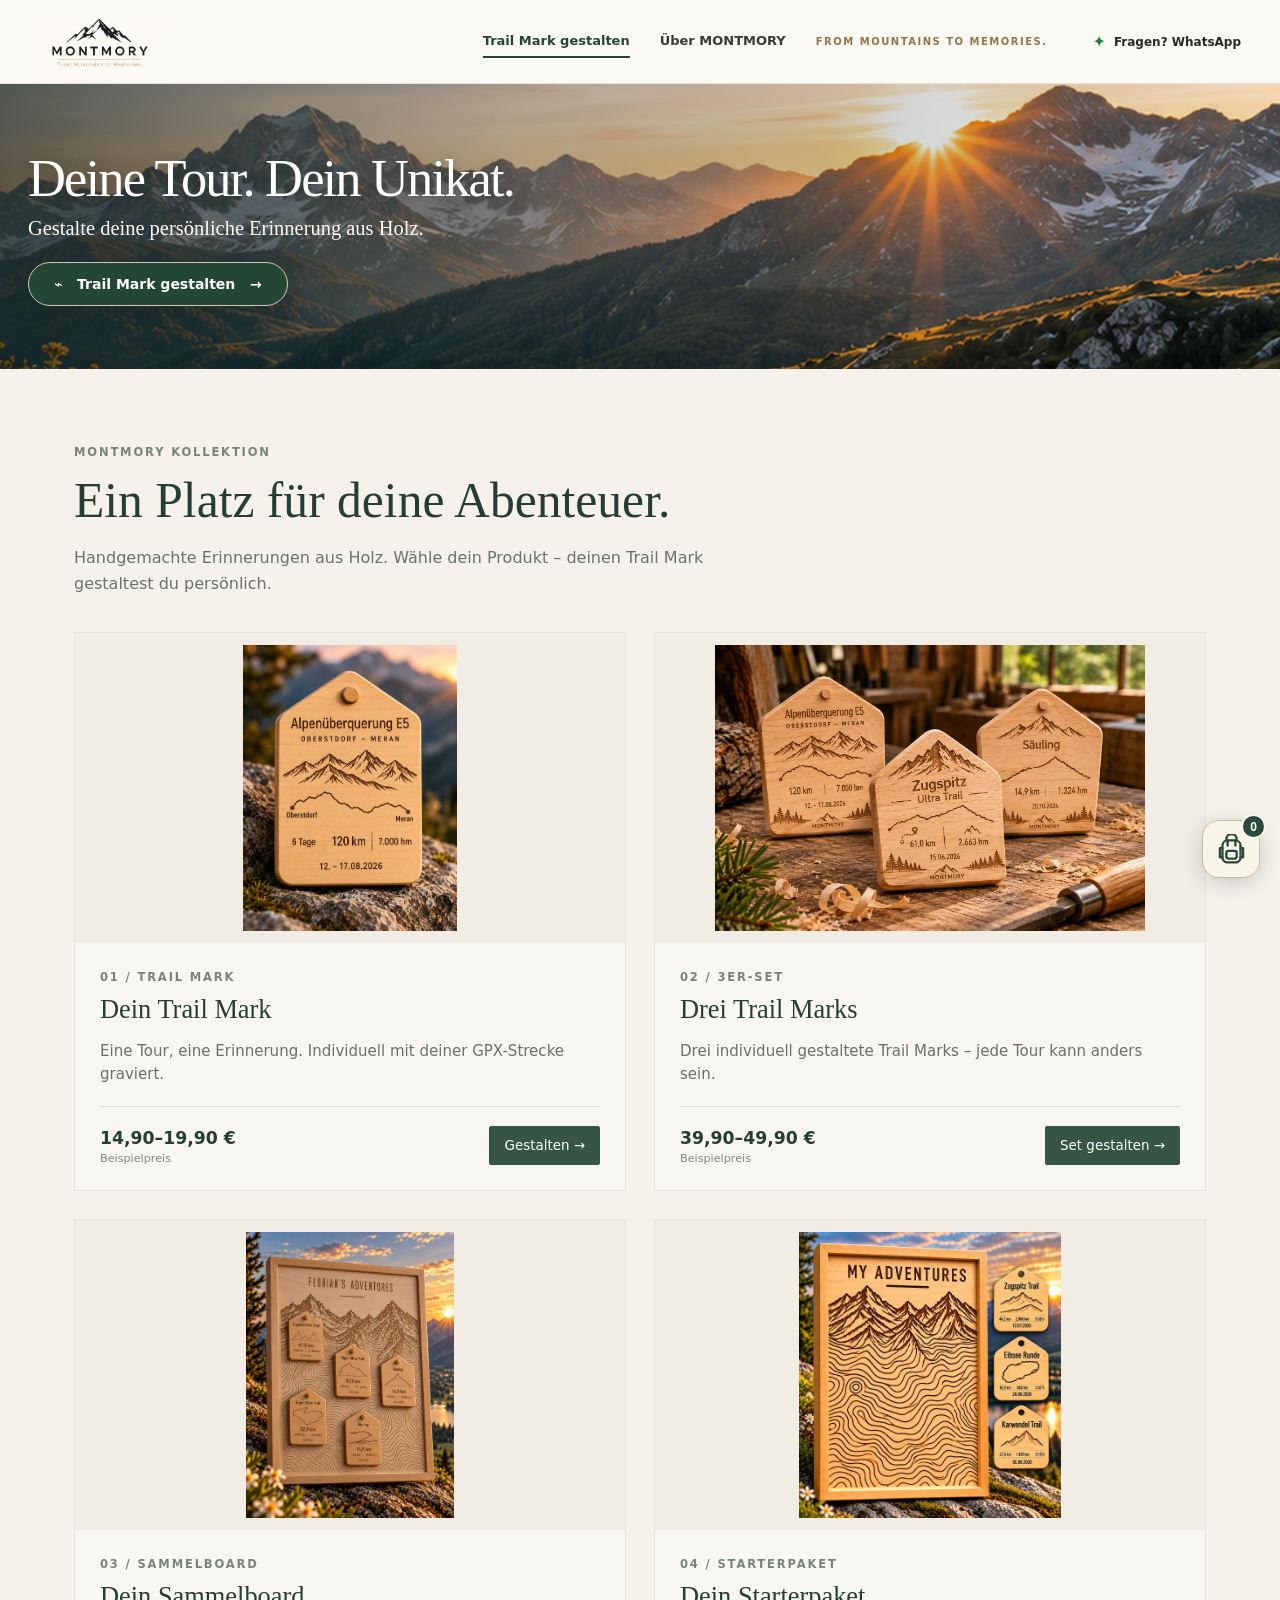
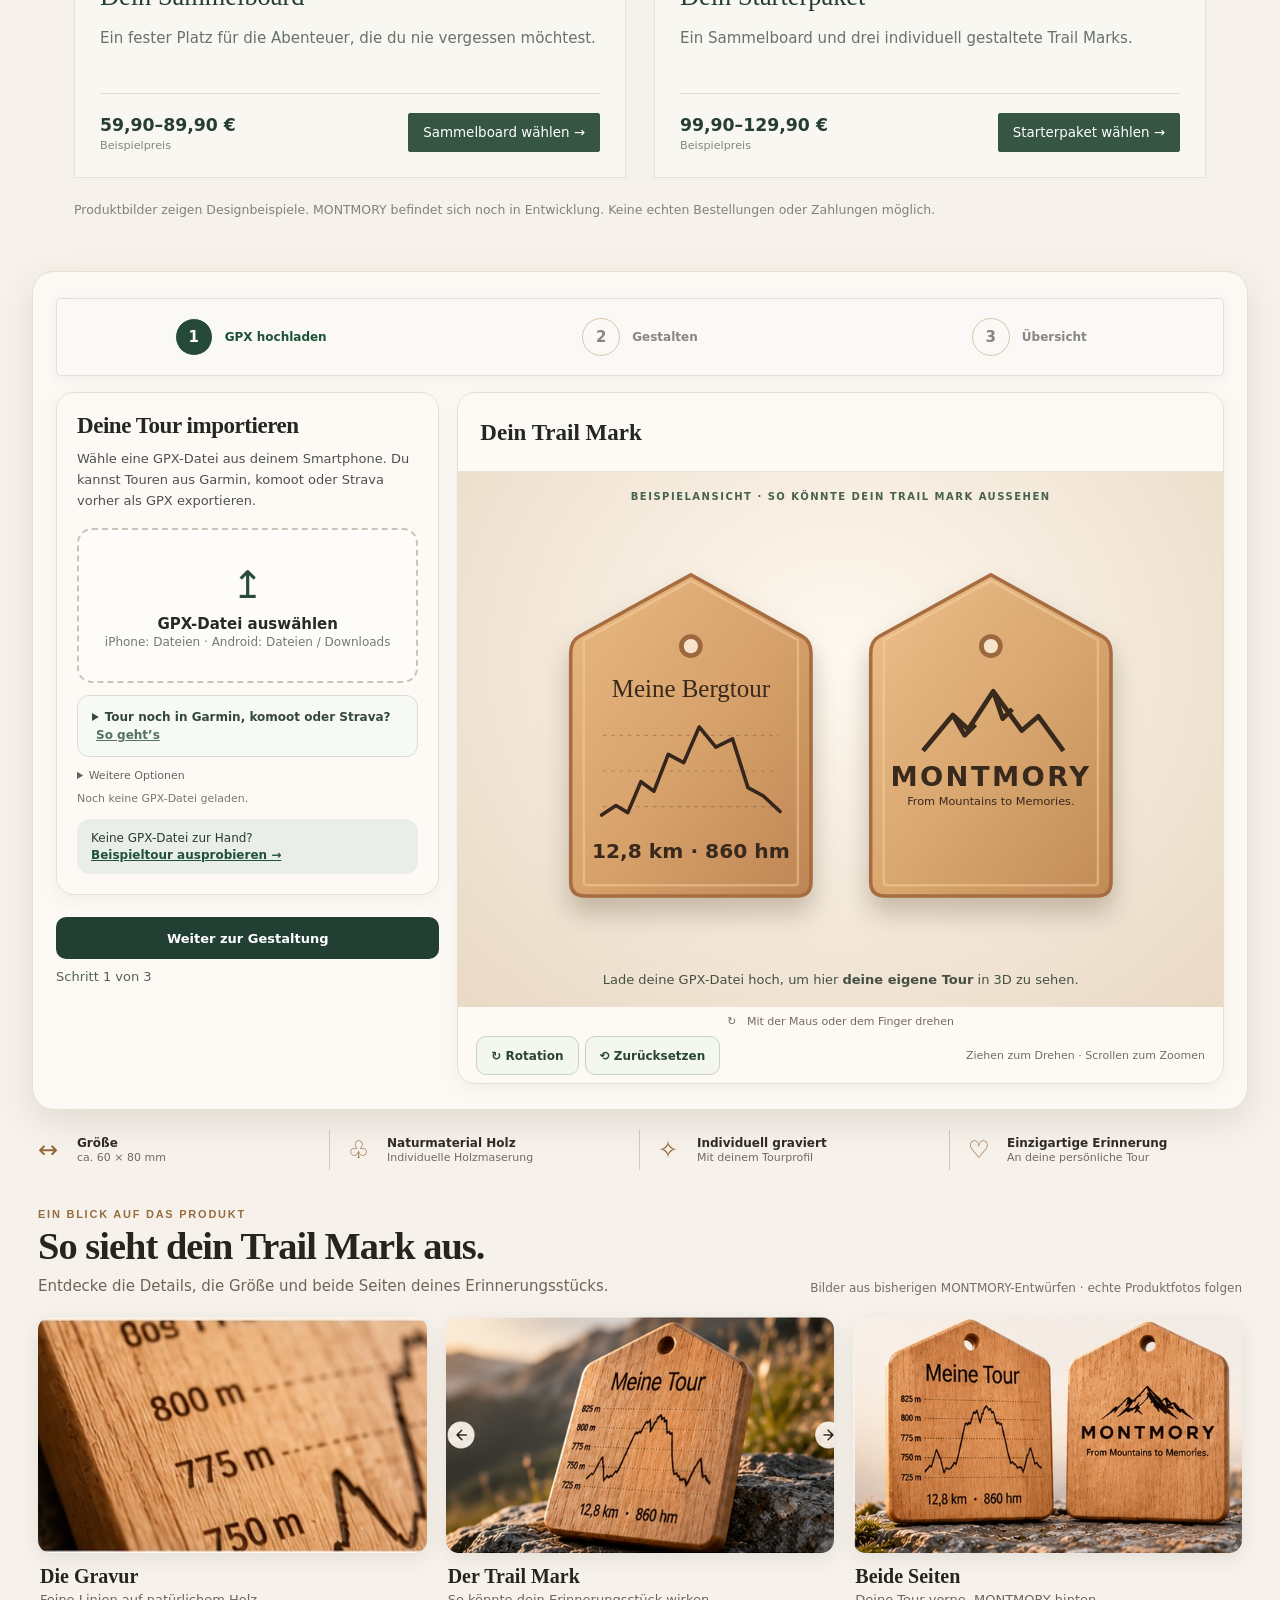
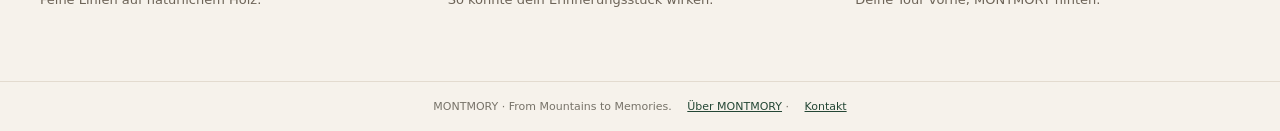
<file: index.html>
<!DOCTYPE html>
<html lang="de">
<head>
  <meta charset="UTF-8">
  <meta name="viewport" content="width=device-width, initial-scale=1.0">
  <meta name="description" content="MONTMORY Trail Mark GPX-Konfigurator">
  <title>MONTMORY – Dein Trail Mark</title>
  <link rel="stylesheet" href="./style.css?v=89">
<style>
.shipping-address{margin:18px 0;padding:18px;border:1px solid #d9d4c8;border-radius:14px}
.shipping-address h3{margin:0 0 14px;font-size:1.1rem}
.shipping-address-row{display:grid;grid-template-columns:minmax(110px,1fr) minmax(170px,2fr);gap:12px}
.shipping-address small{display:block;margin-top:9px;color:#66736d}
@media(max-width:540px){.shipping-address-row{grid-template-columns:1fr}}

/* V119: ruhige Bestellübersicht und klare Pflichtfelder */
#cartTotals{padding:16px 18px}
#cartTotals p{margin:5px 0}
#montmoryCart .cart-item{padding:15px 18px}
#montmoryCart .cart-item-images img{max-height:125px}
.cart-customer-form{display:grid;gap:15px}
.cart-form-grid{display:grid;grid-template-columns:repeat(2,minmax(0,1fr));gap:13px}
.cart-form-grid label{display:flex;flex-direction:column;gap:6px;font-size:.86rem;font-weight:600;color:#344b3e}
.cart-form-grid input{box-sizing:border-box;width:100%;min-width:0;border:1px solid #cbd3c8;border-radius:10px;background:#fff;padding:12px;font:inherit;color:#223c30}
.cart-form-grid input:focus{outline:2px solid #5d806a;outline-offset:1px}
.cart-form-city{grid-template-columns:100px minmax(0,1fr)}
.cart-consent{font-weight:400!important}
@media(max-width:620px){.cart-form-grid{grid-template-columns:1fr}.cart-form-city{grid-template-columns:100px minmax(0,1fr)}}

/* V141 – Vorwärtsaktion vor Zurück, auch auf kleinen Displays */
#konfigurator .wizard-actions{display:flex;flex-wrap:wrap;gap:10px;align-items:center}
#konfigurator #wizardNext{order:1}
#konfigurator #wizardBack{order:2}
#konfigurator #wizardStatus{order:3}
@media(max-width:620px){#konfigurator .wizard-actions{flex-direction:column;align-items:stretch}#konfigurator .wizard-actions button{width:100%}}

/* V133 – Auswahl zwischen zwei MONTMORY Sammelboards */
.montmory-board-choices{border:0;padding:0;margin:16px 0 8px;display:grid;grid-template-columns:repeat(2,minmax(0,1fr));gap:10px;min-width:0}
.montmory-board-choices legend{font-size:.83rem;font-weight:650;color:#294c3b;padding:0 0 9px}
.montmory-board-choice{display:flex;flex-direction:column;position:relative;gap:6px;cursor:pointer;font-size:.78rem;color:#314c3d}
.montmory-board-choice input{position:absolute;top:9px;left:9px;z-index:1;accent-color:#294c3b;width:18px;height:18px}
.montmory-board-choice img{display:block;width:100%;height:155px;object-fit:cover;object-position:center 35%;border:2px solid #dddcd3;box-sizing:border-box;border-radius:3px;transition:border-color .15s}
.montmory-board-choice:has(input:checked) img{border-color:#294c3b;outline:1px solid #294c3b}
.montmory-board-choice span{font-weight:550}
@media(max-width:450px){.montmory-board-choice img{height:120px}}
.montmory-board-title-field[hidden]{display:none!important}

/* Shop: board variants are revealed only after product selection. */
.montmory-board-choices[hidden]{display:none!important}
.montmory-board-title-field,.montmory-board-title-inline{display:none!important}
.shop-product-body .montmory-board-choices:not([hidden]){margin-top:18px}
</style>
<style>.customer-fields[hidden]{display:none!important}</style><style>
.montmory-cart{margin:24px 0;padding:22px;border:1px solid #d8d7cd;border-radius:16px;background:#fbfaf6}
.montmory-cart-head{display:flex;justify-content:space-between;align-items:baseline;gap:10px;flex-wrap:wrap}
.montmory-cart-head h3{margin:0 0 10px}.montmory-cart-head span{color:#65736a;font-size:.9rem}
.cart-items{display:grid;gap:14px}.cart-item{padding:15px;border:1px solid #ddd9cf;border-radius:12px;background:white}
.cart-item-header{display:flex;justify-content:space-between;align-items:start;gap:10px;flex-wrap:wrap}
.cart-item h4{margin:0 0 8px}.cart-item p{margin:4px 0;font-size:.94rem}
.cart-item-images{display:grid;grid-template-columns:repeat(2,minmax(0,1fr));gap:10px;margin:12px 0}
.cart-item-images img{width:100%;max-height:180px;object-fit:contain;background:#f1efe9;border-radius:8px}
.cart-item-actions{display:flex;gap:10px;flex-wrap:wrap}.cart-item-actions button{cursor:pointer}
.cart-totals{margin:14px 0;padding:14px;border-radius:10px;background:#eaece4}

/* MONTMORY V112: stets erreichbarer Trail-Mark-Rucksack */
.montmory-pack-shortcut{position:fixed;bottom:calc(22px + env(safe-area-inset-bottom));right:20px;z-index:9999;display:flex;align-items:center;justify-content:center;width:58px;height:58px;padding:0;border:1px solid #c9bda6;border-radius:17px;background:#f9f5e9;color:#294a3c;box-shadow:0 5px 20px #172a2133;cursor:pointer;transition:transform .15s,background .15s}
.montmory-pack-shortcut:hover,.montmory-pack-shortcut:focus-visible{background:#efe5d1;transform:translateY(-2px)}
.montmory-pack-shortcut svg{width:31px;height:31px;stroke:currentColor;fill:none;stroke-width:1.8;stroke-linecap:round;stroke-linejoin:round}
.montmory-pack-count{position:absolute;top:-7px;right:-7px;display:grid;place-items:center;min-width:25px;height:25px;padding:0 5px;border-radius:99px;background:#294a3c;color:white;border:2px solid #f9f5e9;font:700 12px/1 Arial,sans-serif}
@media(max-width:600px){.montmory-pack-shortcut{bottom:calc(16px + env(safe-area-inset-bottom));right:14px;width:54px;height:54px}.montmory-pack-shortcut svg{width:28px;height:28px}}
#montmoryCart{scroll-margin-top:88px}

/* V113: Rucksack als unabhängige Übersicht und klare Aktionen in Schritt 3 */
.cart-backdrop[hidden],#montmoryCart[hidden]{display:none!important}
.cart-backdrop{position:fixed;inset:0;background:rgba(19,34,27,.52);z-index:10010}
#montmoryCart{position:fixed;z-index:10011;inset:4vh max(12px,calc((100vw - 880px)/2));overflow-y:auto;overscroll-behavior:contain;margin:0;padding:clamp(16px,3vw,30px);max-height:92vh;background:#fbfaf6;box-shadow:0 16px 65px #14251e55;scroll-margin:0}
#montmoryCart .montmory-cart-head{align-items:center;border-bottom:1px solid #ddd9cf;padding-bottom:12px;margin-bottom:16px}
#montmoryCart .montmory-cart-head h3{margin:0}
#cartTotals{font-size:1rem;line-height:1.6}
.cart-item-price{font-weight:700;color:#294a3c;margin-top:8px!important}
.cart-item-summary{display:flex;align-items:center;justify-content:space-between;gap:12px;flex-wrap:wrap}
.cart-item-images{grid-template-columns:repeat(2,minmax(0,180px))}
.step3-next-actions{display:flex;flex-wrap:wrap;gap:10px;margin:18px 0}
.step3-next-actions button{flex:1 1 190px}
#orderReview #addMarkToCart{display:block;width:100%;margin:16px 0 8px}
#orderReview #cancelOrderReview{display:block;margin:0 0 14px}
#montmoryPackShortcut{z-index:10000}
body.cart-dialog-open{overflow:hidden}
@media(max-width:600px){#montmoryCart{inset:8px 8px max(8px,env(safe-area-inset-bottom));max-height:none;border-radius:16px} .cart-item-images{grid-template-columns:repeat(2,minmax(0,1fr))}}
</style>
<style id="montmory-v117-customer-cleanup">
/* Daten bleiben für GPX-/Gravur-Logik im DOM, sind aber nicht Teil des Kundenablaufs. */
section.tour-card { display: none !important; }
body:not(.montmory-production-mode) #lightburnTools { display: none !important; }
</style>
<style id="montmory-v118">
/* V118: moderne Rucksack-Karten und Demo-Abschluss */
#montmoryCart{border-radius:24px;background:#f8f7f2;border:1px solid #e4dfd4}
#montmoryCart .cart-item{border:1px solid #e8e2d7;border-radius:18px;padding:clamp(16px,2.5vw,24px);box-shadow:0 5px 18px #2d3b3010;background:#fffefa}
#montmoryCart .cart-item-header h4{font-size:1.18rem;line-height:1.35}
#montmoryCart .cart-item-header span{font-size:.78rem;color:#68776c;background:#edf0e8;border-radius:99px;padding:6px 10px}
#montmoryCart .cart-item-images{grid-template-columns:repeat(2,minmax(0,1fr));max-width:460px}
#montmoryCart .cart-item-images figure{background:#f5f3ed;padding:8px;border-radius:12px}
#montmoryCart .cart-item-images img{max-height:175px;background:transparent}
#montmoryCart .cart-item-images figcaption{text-align:center;font-size:.78rem;color:#657168}
#montmoryCart .cart-item-price{font-weight:500;color:#657168;font-size:.86rem}
#cartTotals{background:#edf0e9;border:1px solid #dfe5da;border-radius:17px;padding:20px}
#cartTotals h4{margin:0 0 10px;color:#294a3c}
#cartTotals p{margin:7px 0;font-size:.93rem}
#cartTotals .cart-total-value{font-weight:700;font-size:1.12rem;color:#294a3c;border-top:1px solid #d2d9ce;padding-top:12px;margin-top:12px}
.cart-demo-note{background:#fff7e8;border:1px solid #e9d6b5;border-radius:12px;padding:13px 15px;color:#685439;line-height:1.55;font-size:.88rem}
.cart-demo-cta{width:100%;margin:12px 0 16px;min-height:48px;background:#294a3c;color:white;border:0;border-radius:12px;font-weight:700;cursor:pointer}
.cart-demo-cta:disabled{opacity:.45;cursor:not-allowed}
.cart-demo-cta:hover:not(:disabled){background:#1c372b}
#cartDemoCheckout[hidden],#cartDemoSuccess[hidden],#cartMainView[hidden]{display:none!important}
.cart-demo-panel{display:grid;gap:14px}
.cart-demo-panel h4{margin:4px 0;font-size:1.25rem}
.cart-demo-panel p{line-height:1.6;margin:0}
.cart-demo-panel label{display:flex;align-items:flex-start;gap:10px;line-height:1.5;font-size:.92rem}
.cart-demo-panel input[type=checkbox]{margin-top:4px;accent-color:#294a3c;width:18px;height:18px;flex-shrink:0}
.cart-demo-panel .cart-demo-actions{display:flex;gap:10px;flex-wrap:wrap}
.cart-demo-panel .cart-demo-actions button{flex:1 1 160px}
.cart-demo-summary{padding:16px;border-radius:14px;background:#edf0e9;line-height:1.7}
.cart-demo-success-icon{font-size:2.3rem;color:#294a3c}
@media(max-width:600px){#montmoryCart{border-radius:16px}#montmoryCart .cart-item-images img{max-height:125px}}
</style>

<style id="montmory-v121-step3">
.send-config-panel #sendConfiguration,.send-config-panel #sendConfigurationStatus,.send-config-panel #engravingCheck{display:none!important}
.send-config-panel #orderReview{margin-top:16px}
.send-config-panel #orderReview[hidden]{display:none!important}
.send-config-panel #orderReview #addMarkToCart{margin-top:20px}
.send-config-panel .step3-next-actions:has([hidden]){display:none}
</style>
<script id="montmory-v121-step3-script">
(() => {
  const $=id=>document.getElementById(id);
  let wasStep3=false, timer=null;
  function active(){
    const nav=document.querySelector('[data-wizard-go="3"]');
    return !!nav && (nav.classList.contains('active') || nav.getAttribute('aria-current')==='step');
  }
  function update(){
    const now=active();
    if(now&&!wasStep3){
      clearTimeout(timer);
      timer=setTimeout(()=>{
        if(!active())return;
        $('orderReview')?.setAttribute('hidden','');
        $('sendConfiguration')?.click();
      },180);
    }
    wasStep3=now;
  }
  document.addEventListener('DOMContentLoaded',()=>{
    const nav=document.querySelector('.wizard-nav');
    if(nav)new MutationObserver(update).observe(nav,{attributes:true,subtree:true,attributeFilter:['class','aria-current']});
    document.querySelectorAll('[data-wizard-go],#wizardNext,#wizardBack').forEach(b=>b.addEventListener('click',()=>setTimeout(update,80)));
    update();
  });
})();
</script>
<style id="montmory-v124-cart-controls">
.cart-bottom-actions{display:flex;gap:10px;flex-wrap:wrap;align-items:center;margin:14px 0}
.cart-bottom-actions button{flex:1 1 200px;min-height:44px}
#cartClearAll{color:#884e43;border:1px solid #d9b8ad;background:#fffefa;border-radius:12px}
.cart-quantity-row{margin:13px 0 8px}
.cart-quantity-row label{display:flex;align-items:center;justify-content:space-between;gap:12px;flex-wrap:wrap;font-size:.91rem;font-weight:600;color:#344b3e}
.cart-quantity-select{min-height:42px;min-width:120px;padding:8px 12px;border:1px solid #cbd3c8;border-radius:11px;background:#fff;color:#294a3c;font:inherit}
.upload-card[data-wizard-step="1"]{scroll-margin-top:90px}
@media(max-width:600px){.cart-bottom-actions{flex-direction:column;align-items:stretch}.cart-bottom-actions button{flex:auto;width:100%}}
</style>

<style id="montmory-v125-editorial-cart">
/* MONTMORY: ruhige, handwerkliche Gestaltung statt verschachtelter UI-Karten */
#montmoryCart{max-width:760px;inset:3vh max(12px,calc((100vw - 760px)/2));max-height:94vh;padding:clamp(20px,4vw,42px);background:#f8f6f0;border:1px solid #dcd8cc;border-radius:5px;box-shadow:0 24px 75px #12231b45;color:#263b31}
#montmoryCart .montmory-cart-head{align-items:center;border-bottom:1px solid #cfcfc3;padding-bottom:20px;margin-bottom:24px}
#montmoryCart .montmory-cart-head h3{font-family:Georgia,'Times New Roman',serif;font-size:clamp(1.75rem,4vw,2.3rem);font-weight:500;letter-spacing:-.035em;color:#203d30}
#montmoryCart #cartCount{font:400 .85rem/1.4 system-ui,sans-serif;color:#687368;letter-spacing:0;vertical-align:middle;margin-left:7px}
#montmoryCart #cartClose{font-size:.84rem;border:0;background:none;padding:9px 0;color:#53655b;font-weight:500}
#montmoryCart #cartClose:hover{text-decoration:underline}
#montmoryCart .cart-items{gap:0}
#montmoryCart .cart-item{border:0;border-bottom:1px solid #d9d8ce;border-radius:0;box-shadow:none;background:transparent;padding:22px 0 26px}
#montmoryCart .cart-item:first-child{padding-top:0}
#montmoryCart .cart-item-header{align-items:baseline;gap:12px}
#montmoryCart .cart-item-header h4{font-family:Georgia,'Times New Roman',serif;font-size:1.45rem;font-weight:500;letter-spacing:-.02em;margin:0 0 7px;color:#263e32}
#montmoryCart .cart-item-header span{background:transparent;border-radius:0;padding:0;color:#798176;font-size:.8rem;white-space:nowrap}
#montmoryCart .cart-item-meta{color:#727c71;font-size:.85rem;letter-spacing:.01em;margin:0 0 16px}
#montmoryCart .cart-item-images{max-width:none;display:grid;grid-template-columns:repeat(2,minmax(0,1fr));gap:12px;margin:14px 0 18px}
#montmoryCart .cart-item-images figure{background:#efede5;border:1px solid #e5e1d5;border-radius:3px;padding:13px 8px 8px}
#montmoryCart .cart-item-images img{height:150px;max-height:150px;width:100%;object-fit:contain;background:transparent;border-radius:0}
#montmoryCart .cart-item-images figcaption{text-align:center;color:#777d72;font-size:.73rem;letter-spacing:.055em;text-transform:uppercase;margin-top:7px}
#montmoryCart .cart-item-price{display:none}
#montmoryCart .cart-quantity-row{margin:0 0 14px}
#montmoryCart .cart-quantity-row label{font-size:.84rem;font-weight:500;color:#53655a}
#montmoryCart .cart-quantity-select{border-radius:3px;border:1px solid #cbcfc3;min-height:39px;background:#fbfaf6;padding:6px 12px;color:#203d30;font-size:.9rem}
#montmoryCart .cart-item-actions{gap:18px;align-items:center}
#montmoryCart .cart-item-actions button{border:0;border-radius:0;min-height:34px;padding:4px 0;background:transparent;box-shadow:none;font-size:.84rem;font-weight:600;color:#315746;text-decoration:underline;text-underline-offset:4px}
#montmoryCart .cart-item-actions .review-cancel{color:#8a635c;font-weight:400}
#montmoryCart .cart-totals{background:transparent;border:0;border-radius:0;margin:12px 0 18px;padding:12px 0}
#montmoryCart #cartTotals h4{font-family:Georgia,'Times New Roman',serif;font-weight:500;font-size:1.25rem;color:#294a3c;margin:0 0 8px}
#montmoryCart #cartTotals p{margin:6px 0;color:#667368;font-size:.86rem}
#montmoryCart #cartTotals .cart-total-value{color:#203e30;font-family:Georgia,'Times New Roman',serif;font-size:1.45rem;font-weight:600;border-top:1px solid #d6d7cc;padding-top:13px;margin-top:13px}
#montmoryCart .cart-bottom-actions{display:flex;gap:12px;margin:6px 0 18px}
#montmoryCart #cartNewMark{background:transparent;border:1px solid #9aaca0;border-radius:3px;color:#294a3c;box-shadow:none;font-size:.88rem;font-weight:600;padding:12px 16px}
#montmoryCart #cartClearAll{background:transparent;border:0;border-radius:0;color:#876b63;text-decoration:underline;text-underline-offset:3px;font-size:.83rem;min-height:42px;flex:0 1 auto;padding:8px}
#montmoryCart .cart-demo-note{background:transparent;border:0;border-left:2px solid #b8b8a6;border-radius:0;padding:4px 0 4px 12px;color:#7a7d70;font-size:.78rem;line-height:1.55;margin:18px 0}
#montmoryCart .cart-demo-cta{border-radius:3px;background:#244636;color:#fff;box-shadow:none;min-height:52px;font-size:.91rem;letter-spacing:.02em}
#montmoryCart .cart-demo-cta:hover:not(:disabled){background:#183528}
#montmoryCart .cart-demo-summary{border-radius:3px;background:#efede5}
#montmoryCart .cart-form-grid input{border-radius:3px}
#montmoryCart .cart-demo-panel h4{font-family:Georgia,'Times New Roman',serif;font-weight:500}
#montmoryCart #cartEmpty{padding:30px 0;color:#6a746b}
@media(max-width:600px){#montmoryCart{inset:0;max-height:none;border-radius:0;padding:24px 20px calc(32px + env(safe-area-inset-bottom))}#montmoryCart .cart-item-images img{height:125px;max-height:125px}#montmoryCart .cart-bottom-actions{flex-direction:column;align-items:stretch}#montmoryCart #cartClearAll{align-self:flex-start}#montmoryCart .cart-item-header h4{font-size:1.3rem}}
</style>
<style>
.montmory-shop{max-width:1180px;margin:72px auto 86px;padding:0 24px;color:#263e31;scroll-margin-top:24px}.shop-intro{max-width:630px;margin:0 0 34px}.shop-eyebrow,.shop-number{font-size:.72rem;letter-spacing:.16em;color:#788478;font-weight:650}.shop-intro h2{font:normal clamp(2rem,4vw,3.1rem)/1.15 Georgia,serif;margin:12px 0}.shop-intro p{line-height:1.65;color:#6a736b}.shop-grid{display:grid;grid-template-columns:repeat(2,minmax(0,1fr));gap:28px}.shop-product{background:#f8f7f2;border:1px solid #e4e2d9}.shop-product img{display:block;width:100%;aspect-ratio:1.65;object-fit:cover}.shop-product-body{padding:23px 25px 25px}.shop-product h3{font:normal 1.65rem Georgia,serif;margin:9px 0}.shop-product p{color:#677269;line-height:1.55;min-height:3.2em;font-size:.94rem}.shop-bottom{display:flex;align-items:end;justify-content:space-between;gap:12px;border-top:1px solid #deded4;padding-top:19px;margin-top:18px;flex-wrap:wrap}.shop-bottom>span{font-size:1.08rem;font-weight:600}.shop-bottom small{display:block;color:#82877d;font-weight:400;font-size:.7rem;margin-top:4px}.shop-bottom button{border:1px solid #365543;background:#365543;color:white;border-radius:2px;padding:11px 14px;cursor:pointer;font:inherit;font-size:.84rem}.shop-bottom button:hover{background:#243e2e}.shop-footnote{font-size:.78rem;color:#7d847b;margin-top:22px;line-height:1.6}#shopStatus{font-size:.88rem;color:#365543}.shop-cart-product{padding:16px 0;border-bottom:1px solid #e1e2d9}.shop-cart-product h4{font:normal 1.25rem Georgia,serif;margin:0 0 6px}.shop-cart-product p{margin:5px 0;color:#667368;font-size:.86rem}.shop-cart-product button{border:0;background:none;color:#745d52;text-decoration:underline;cursor:pointer;padding:8px 0}@media(max-width:700px){.montmory-shop{margin:50px auto;padding:0 18px}.shop-grid{grid-template-columns:1fr;gap:18px}.shop-product-body{padding:19px}.shop-product p{min-height:0}}
 .nav-shop-link{color:inherit;text-decoration:none;font-weight:600}
.montmory-bundle-progress{margin:0 auto 18px;max-width:900px;padding:15px 19px;border-left:3px solid #365543;background:#f3f3ed;color:#365543;font-size:.94rem;line-height:1.55}.montmory-bundle-part{border-top:1px solid #d9ded6;padding:17px 0}.montmory-bundle-part h5{font:normal 1.15rem Georgia,serif;margin:0 0 7px}.montmory-bundle-part p{font-size:.83rem;color:#667368;margin:0 0 10px}.montmory-bundle-item>h4{font:normal 1.4rem Georgia,serif;margin:0 0 8px}
.montmory-bundle-in-progress{padding:18px 0;border-top:1px solid #d8ded6;border-bottom:1px solid #d8ded6;margin:10px 0 22px}.montmory-bundle-in-progress h4{font:normal 1.25rem Georgia,serif;margin:0 0 8px}.montmory-bundle-in-progress p{margin:0 0 12px;color:#667368;font-size:.9rem}.montmory-bundle-in-progress button{width:100%}
</style>

<style id="montmory-v131-progress">
/* Persistent orientation in the configurator, without floating over the site header. */
#konfigurator .wizard-nav{position:sticky;top:0;z-index:25;background:#faf9f5;border:1px solid #e2e1d9;border-radius:5px;padding:9px 10px;margin-bottom:16px;box-shadow:0 3px 12px rgba(32,49,38,.055)}
#konfigurator .wizard-nav button{min-width:0;transition:background-color .15s ease,color .15s ease}
#konfigurator .wizard-nav button.active{background:#294c3b;color:#fff}
#konfigurator .wizard-nav button.active .wizard-number{border-color:currentColor}
#montmoryBundleProgress.montmory-bundle-progress{max-width:none;margin:0 0 12px;padding:13px 15px;border:1px solid #e1e2d8;border-left:3px solid #294c3b;border-radius:4px;background:#f6f6f0;color:#294c3b}
.montmory-bundle-heading{font-size:.8rem;letter-spacing:.09em;text-transform:uppercase;font-weight:700;margin:0 0 9px}
.montmory-bundle-steps{display:flex;gap:8px;align-items:center;flex-wrap:wrap}
.montmory-bundle-step{font-size:.85rem;padding:6px 11px;border:1px solid #d7ddd4;border-radius:3px;color:#667569;background:#fff}
.montmory-bundle-step.is-current{color:#fff;background:#294c3b;border-color:#294c3b;font-weight:700}
.montmory-bundle-step.is-done{color:#294c3b;border-color:#afc0b2}
@media(max-width:640px){#konfigurator .wizard-nav{padding:7px 5px;gap:3px}#konfigurator .wizard-nav button{padding:8px 3px;font-size:.72rem;flex:1 1 0}#konfigurator .wizard-nav .wizard-number{margin-right:3px}#montmoryBundleProgress.montmory-bundle-progress{padding:11px 12px}.montmory-bundle-steps{gap:5px}.montmory-bundle-step{flex:1;text-align:center;padding:7px 4px;font-size:.77rem}}
</style>

<style id="montmory-v132">
/* Set- und Schrittanzeige bleiben gemeinsam während der Gestaltung sichtbar. */
#konfigurator .montmory-progress-sticky{position:sticky;top:0;z-index:35;background:#faf9f5;padding:4px 0 1px;margin-bottom:15px}
#konfigurator .montmory-progress-sticky .wizard-nav{position:static;margin-bottom:0}
#montmoryBundleProgress[hidden]{display:none!important}
#montmoryBundleProgress .montmory-bundle-heading{font-size:.88rem;letter-spacing:.05em}
.montmory-board-title-field{display:flex;flex-direction:column;gap:7px;margin:14px 0 0;font-size:.85rem;color:#365543;font-weight:600}
.montmory-board-title-field input{box-sizing:border-box;width:100%;max-width:440px;border:1px solid #cdd3c8;border-radius:3px;background:#fffefa;padding:12px 13px;color:#243e2e;font:inherit;font-weight:400}
.montmory-board-title-field small{font-size:.74rem;color:#788478;font-weight:400}
.montmory-board-title-inline{display:flex;flex-wrap:wrap;gap:8px;align-items:center;margin:9px 0}
.montmory-board-title-inline input{min-width:160px;max-width:100%;padding:8px 10px;border:1px solid #cdd3c8;border-radius:3px;background:#fffefa}
@media(max-width:640px){#konfigurator .montmory-progress-sticky{top:0}#montmoryBundleProgress .montmory-bundle-heading{font-size:.75rem}}
</style>
<style>
/* V134: vollständige Produktansichten ohne Anschnitt */
.shop-product > img {width:100%;height:310px;aspect-ratio:auto;object-fit:contain;object-position:center;background:#f1ede5;padding:12px;box-sizing:border-box}
.montmory-board-choice img{height:220px;object-fit:contain;object-position:center;background:#f1ede5;padding:5px}
.montmory-starter-marks{margin:15px 0 0;border-top:1px solid #e2dfd4;padding-top:14px}
.montmory-starter-marks img{width:100%;height:180px;display:block;object-fit:contain;background:#f1ede5;border:1px solid #e2dfd4;box-sizing:border-box;padding:8px}
.montmory-starter-marks figcaption{font-size:.8rem;color:#506354;margin-top:8px}
@media(max-width:700px){.shop-product > img{height:260px}.montmory-board-choice img{height:185px}.montmory-starter-marks img{height:155px}}
@media(max-width:420px){.montmory-board-choice img{height:160px}}
</style>
<style>

/* V142: MONTMORY Rucksack – feine Akzente, klare Hierarchie */
#montmoryCart{background:#faf8f3}
#montmoryCart .montmory-cart-head{position:relative;padding-left:17px}
#montmoryCart .montmory-cart-head:before{content:"";position:absolute;left:0;top:4px;bottom:19px;width:3px;background:#bb9263}
#montmoryCart .cart-item,#montmoryCart .shop-cart-product{position:relative;padding:22px 0 24px;border-bottom:1px solid #dcd8cd}
#montmoryCart .cart-item:before,#montmoryCart .shop-cart-product:before{content:"";position:absolute;left:0;top:0;width:42px;height:2px;background:#bd986e}
#montmoryCart .cart-item-header h4{font-size:clamp(1.24rem,3vw,1.5rem)}
#montmoryCart .cart-item-header span{color:#375747;border:1px solid #d7dfd3;padding:4px 9px;background:#f0f3ed;border-radius:2px;font-weight:650}
#montmoryCart .cart-item-meta{margin-top:4px;color:#66736b}
#montmoryCart .cart-item-images{gap:10px;margin:15px 0}
#montmoryCart .cart-item-images figure{background:#f0ece4;border:1px solid #e1d9ca;padding:11px 8px 8px;transition:border-color .2s ease}
#montmoryCart .cart-item-images figure:hover{border-color:#af997c}
#montmoryCart .cart-item-images figcaption{font-size:.68rem;font-weight:650}
#montmoryCart .cart-quantity-row{margin:14px 0}
#montmoryCart .cart-quantity-row label{gap:10px}
#montmoryCart .cart-quantity-select:focus-visible,#montmoryCart button:focus-visible{outline:2px solid #bc9365;outline-offset:3px}
#montmoryCart .cart-item-actions button{transition:color .2s ease}
#montmoryCart .cart-item-actions button:hover{color:#a2764b}
#montmoryCart .montmory-bundle-item>h4{font:500 1.5rem/1.25 Georgia,serif;color:#253f32;margin:8px 0 6px}
#montmoryCart .montmory-bundle-item>.cart-item-price{display:block!important;color:#7b6b56;font-size:.85rem;margin:0 0 12px!important}
#montmoryCart .montmory-bundle-item>.montmory-bundle-part{border-top:1px solid #e3dfd4;padding:16px 0 12px}
#montmoryCart .montmory-bundle-part h5{font:600 1rem/1.3 system-ui,sans-serif;color:#284535;margin:0 0 5px}
#montmoryCart .montmory-bundle-part p{color:#738075;font-size:.83rem;margin:0 0 8px}
#montmoryCart .montmory-bundle-part .cart-item-images{margin:8px 0 10px;max-width:440px}
#montmoryCart .montmory-bundle-part .cart-item-images img{height:120px;max-height:120px}
#montmoryCart .montmory-bundle-part>.review-cancel,#montmoryCart .montmory-bundle-item>.review-cancel{border:0;background:transparent;padding:6px 0;color:#42624e;text-decoration:underline;text-underline-offset:3px;cursor:pointer;font-size:.84rem}
#montmoryCart .montmory-bundle-item>.review-cancel{color:#946e62}
#montmoryCart .shop-cart-product h4{font-size:1.4rem;color:#263f32}
#montmoryCart .shop-cart-product select{min-height:38px;background:#fffefa;border:1px solid #cdd3c7;padding:6px 10px;color:#284535;margin-right:16px}
#montmoryCart .cart-totals{padding:20px 18px!important;background:#eeeee5!important;border:1px solid #dedfd2!important;margin:22px 0!important}
#montmoryCart #cartTotals h4{font-size:1.35rem;margin-bottom:12px}
#montmoryCart #cartTotals p{line-height:1.5}
#montmoryCart #cartTotals .cart-total-value{font-size:clamp(1.45rem,4vw,1.85rem);margin-top:14px;padding-top:14px;border-color:#c7d0c3}
#montmoryCart .cart-demo-cta{transition:background .2s ease,transform .2s ease}
#montmoryCart .cart-demo-cta:hover:not(:disabled){transform:translateY(-1px)}
#montmoryCart #cartNewMark:hover{background:#e9eee7}
@media(max-width:600px){#montmoryCart .cart-totals{padding:16px!important}#montmoryCart .cart-item-images img{height:132px;max-height:132px}#montmoryCart .montmory-bundle-part .cart-item-images img{height:110px;max-height:110px}}
@media(prefers-reduced-motion:reduce){#montmoryCart *{transition:none!important}}
</style>
</head>
<body>
  <button id="montmoryPackShortcut" class="montmory-pack-shortcut" type="button" aria-label="Rucksack öffnen: 0 Trail Marks gespeichert" title="Dein Trail-Mark-Rucksack">
    <svg viewBox="0 0 24 24" aria-hidden="true" focusable="false"><path d="M8 5V4a4 4 0 0 1 8 0v1"/><rect x="5" y="5" width="14" height="17" rx="4"/><path d="M5 11H3v7h2M19 11h2v7h-2M9 5v4m6-4v4"/><rect x="8" y="13" width="8" height="6" rx="1.5"/></svg>
    <span id="montmoryPackCount" class="montmory-pack-count" aria-hidden="true">0</span>
  </button>

  <div id="cartBackdrop" class="cart-backdrop" hidden></div>
            <section class="montmory-cart" id="montmoryCart" aria-labelledby="cartTitle" role="dialog" aria-modal="true" tabindex="-1" hidden>
              <div class="montmory-cart-head"><h3 id="cartTitle">Dein Rucksack <span id="cartCount">(0)</span></h3><button type="button" id="cartClose" class="review-cancel" aria-label="Rucksack schließen">✕ Schließen</button></div>
              <div id="cartMainView">
              <p id="cartEmpty">Dein Rucksack ist noch leer. Gestalte deinen ersten Trail Mark.</p>
              <div id="cartItems" class="cart-items"></div>
              <div id="cartTotals" class="cart-totals" hidden></div>
              <div class="cart-bottom-actions"><button type="button" id="cartNewMark" class="primary-button" hidden>Weiteren Trail Mark gestalten</button><button type="button" id="cartClearAll" class="review-cancel" hidden>Alle entfernen</button></div>
              <p class="cart-demo-note">MONTMORY befindet sich in Entwicklung. Der Abschluss ist eine Demo ohne Bestellung oder Zahlung.</p>
              <button type="button" id="cartDemoStart" class="cart-demo-cta" disabled>Weiter zum Abschluss</button>
              </div>
              <div id="cartDemoCheckout" class="cart-demo-panel" hidden>
                <h4>Deine Angaben</h4>
                <p>Für den späteren Bestellablauf. Die Angaben werden in dieser Demo nicht versendet oder gespeichert.</p>
                <form id="cartCustomerForm" class="cart-customer-form">
                  <div class="cart-form-grid">
                    <label>Vor- und Nachname *<input id="cartCustomerName" name="name" autocomplete="name" required maxlength="120" placeholder="Vor- und Nachname"></label>
                    <label>E-Mail *<input id="cartCustomerEmail" name="email" type="email" autocomplete="email" required maxlength="180" placeholder="name@beispiel.de"></label>
                    <label>Straße und Hausnummer *<input id="cartCustomerStreet" name="street-address" autocomplete="street-address" required maxlength="180" placeholder="Musterstraße 12"></label>
                    <div class="cart-form-grid cart-form-city">
                      <label>PLZ *<input id="cartCustomerZip" name="postal-code" autocomplete="postal-code" required maxlength="16" placeholder="12345"></label>
                      <label>Ort *<input id="cartCustomerCity" name="address-level2" autocomplete="address-level2" required maxlength="100" placeholder="Musterstadt"></label>
                    </div>
                    <label>Land *<input id="cartCustomerCountry" name="country-name" autocomplete="country-name" required maxlength="100" value="Deutschland"></label>
                  </div>
                  <h4>Deine Zusammenfassung</h4>
                  <div id="cartDemoSummary" class="cart-demo-summary"></div>
                  <p class="cart-demo-note">MONTMORY ist noch in Entwicklung. Dies ist nur ein Test: keine Übermittlung, keine Bestellung, keine Lieferung und keine Zahlung.</p>
                  <label class="cart-consent"><input id="cartDemoConsent" type="checkbox" required> Ich habe verstanden, dass der Demo-Abschluss keine echte Bestellung auslöst.</label>
                  <div class="cart-demo-actions"><button type="button" id="cartDemoBack" class="review-cancel">Zurück</button><button type="submit" id="cartDemoConfirm" class="cart-demo-cta">Demo-Abschluss bestätigen</button></div>
                </form>
              </div>
              <div id="cartDemoSuccess" class="cart-demo-panel" hidden>
                <div class="cart-demo-success-icon" aria-hidden="true">✓</div><h4>Demo erfolgreich abgeschlossen</h4>
                <p>Du hast den Bestellablauf getestet. <strong>Es wurde keine Bestellung übermittelt oder angenommen.</strong> Es erfolgt keine Herstellung und keine Zahlung.</p>
                <p>Deine Trail Marks bleiben im Rucksack. Die eingegebenen Kontaktdaten wurden nicht gespeichert oder versendet.</p>
                <button type="button" id="cartDemoReturn" class="cart-demo-cta">Zurück zum Rucksack</button>
              </div>
              <p id="cartStatus" role="status" aria-live="polite"></p>
            </section>
  <header class="brand-header">
    <div class="brand-inner">
      <a href="./index.html" class="brand-home" aria-label="MONTMORY Startseite"><img src="./montmory-logo.png" alt="MONTMORY – From Mountains to Memories" class="company-logo"></a>
      <div class="brand-meta"><a class="nav-design" href="#konfigurator" aria-current="page">Trail Mark gestalten</a><a class="nav-about-link" href="./ueber-montmory.html">Über MONTMORY</a><span class="brand-about">FROM MOUNTAINS TO MEMORIES.</span><a class="header-contact" id="whatsappGeneral" href="https://wa.me/4915786644894" target="_blank" rel="noopener noreferrer" aria-label="MONTMORY per WhatsApp kontaktieren"><span aria-hidden="true">✦</span> Fragen? WhatsApp</a></div>
    </div>
  </header>

  <section class="alpine-hero" aria-label="MONTMORY Bergwelt"><div class="alpine-hero-content"><h1>Deine Tour. Dein Unikat.</h1><p>Gestalte deine persönliche Erinnerung aus Holz.</p><a class="hero-cta" href="#konfigurator">⌁ &nbsp; Trail Mark gestalten &nbsp; →</a></div></section>

<section id="shop" class="montmory-shop" aria-labelledby="shop-heading">
 <div class="shop-intro"><span class="shop-eyebrow">MONTMORY KOLLEKTION</span><h2 id="shop-heading">Ein Platz für deine Abenteuer.</h2><p>Handgemachte Erinnerungen aus Holz. Wähle dein Produkt – deinen Trail Mark gestaltest du persönlich.</p></div>
 <div class="shop-grid">
  <article class="shop-product"><img src="./montmory-beispiel-trail-mark.jpg" alt="Trail Mark aus hellem Holz mit gravierter Wanderroute" loading="lazy"><div class="shop-product-body"><span class="shop-number">01 / TRAIL MARK</span><h3>Dein Trail Mark</h3><p>Eine Tour, eine Erinnerung. Individuell mit deiner GPX-Strecke graviert.</p><div class="shop-bottom"><span>14,90–19,90 € <small>Beispielpreis</small></span><button type="button" data-shop-config="single">Gestalten <span aria-hidden="true">→</span></button></div></div></article>
  <article class="shop-product"><img src="./montmory-beispiel-trail-marks-3er-set.jpg" alt="Drei gravierte Trail Marks aus Holz" loading="lazy"><div class="shop-product-body"><span class="shop-number">02 / 3ER-SET</span><h3>Drei Trail Marks</h3><p>Drei individuell gestaltete Trail Marks – jede Tour kann anders sein.</p><div class="shop-bottom"><span>39,90–49,90 € <small>Beispielpreis</small></span><button type="button" data-shop-config="triple">Set gestalten <span aria-hidden="true">→</span></button></div></div></article>
  <article class="shop-product"><img src="./montmory-beispiel-sammelboard.jpg" alt="Sammelboard aus Holz für magnetische Trail Marks" loading="lazy"><div class="shop-product-body"><span class="shop-number">03 / SAMMELBOARD</span><h3>Dein Sammelboard</h3><p>Ein fester Platz für die Abenteuer, die du nie vergessen möchtest.</p><fieldset class="montmory-board-choices" data-board-choices hidden><legend>Wähle dein Board</legend><label class="montmory-board-choice"><input type="radio" name="board-alone" value="berge"><img src="./montmory-board-berge.jpg" alt="Sammelboard mit Bergpanorama und topografischen Höhenlinien" loading="lazy"><span>Bergpanorama</span></label><label class="montmory-board-choice"><input type="radio" name="board-alone" value="kompass"><img src="./montmory-board-kompass.jpg" alt="Sammelboard mit Kompassrose, Weltkarte und Berglandschaft" loading="lazy"><span>Kompass & Weltkarte</span></label></fieldset><div class="shop-bottom"><span>59,90–89,90 € <small>Beispielpreis</small></span><button type="button" data-shop-board>Sammelboard wählen <span aria-hidden="true">→</span></button></div></div></article>
  <article class="shop-product"><img src="./montmory-starterpaket-neu.jpg" alt="Sammelboard mit drei passenden Trail Marks" loading="lazy"><div class="shop-product-body"><span class="shop-number">04 / STARTERPAKET</span><h3>Dein Starterpaket</h3><p>Ein Sammelboard und drei individuell gestaltete Trail Marks.</p><fieldset class="montmory-board-choices" data-board-choices hidden><legend>Wähle dein Board</legend><label class="montmory-board-choice"><input type="radio" name="board-starter" value="berge"><img src="./montmory-starter-berge.jpg" alt="Sammelboard mit Bergpanorama und topografischen Höhenlinien" loading="lazy"><span>Bergpanorama</span></label><label class="montmory-board-choice"><input type="radio" name="board-starter" value="kompass"><img src="./montmory-starter-kompass.jpg" alt="Sammelboard mit Kompassrose, Weltkarte und Berglandschaft" loading="lazy"><span>Kompass & Weltkarte</span></label></fieldset><div class="shop-bottom"><span>99,90–129,90 € <small>Beispielpreis</small></span><button type="button" data-shop-config="starter">Starterpaket wählen <span aria-hidden="true">→</span></button></div></div></article>
 </div>
 <p class="shop-footnote">Produktbilder zeigen Designbeispiele. MONTMORY befindet sich noch in Entwicklung. Keine echten Bestellungen oder Zahlungen möglich.</p>
 <p id="shopStatus" role="status" aria-live="polite"></p>
</section>

  <main class="configurator-shell" id="konfigurator"><div class="montmory-progress-sticky"><div id="montmoryBundleProgress" class="montmory-bundle-progress" role="status" hidden></div>
    
    <nav class="wizard-nav" aria-label="Konfigurationsschritte"><button type="button" data-wizard-go="1" class="active"><span class="wizard-number">1</span><span>GPX hochladen</span></button><button type="button" data-wizard-go="2"><span class="wizard-number">2</span><span>Gestalten</span></button><button type="button" data-wizard-go="3"><span class="wizard-number">3</span><span>Übersicht</span></button></nav></div>
    <div class="config-grid">
      <section class="controls-column">
        <section class="card upload-card" data-wizard-step="1">
          <div class="step">1</div>
          <div class="card-content">
            <h2>Deine Tour importieren</h2><p class="upload-description">Wähle eine GPX-Datei aus deinem Smartphone. Du kannst Touren aus Garmin, komoot oder Strava vorher als GPX exportieren.</p>
            <label class="upload">
              <span class="upload-icon">↥</span>
              <span><strong>GPX-Datei auswählen</strong><small>iPhone: Dateien · Android: Dateien / Downloads</small></span>
              <input id="gpxFile" type="file" accept=".gpx,.xml,application/gpx+xml,application/xml,text/xml,application/octet-stream">
            </label>
            <div class="mobile-import-help">
              <details class="import-help-main"><summary>Tour noch in Garmin, komoot oder Strava? <span>So geht’s</span></summary>
                <p>Exportiere die gewünschte Tour in deiner App oder im Browser als <strong>GPX-Datei</strong>. Öffne danach MONTMORY erneut und tippe auf „GPX-Datei auswählen“.</p>
                <details><summary>Garmin Connect</summary><p>Öffne die Aktivität auf der Garmin-Connect-Website im Browser. Nutze im Aktivitätsmenü „Als GPX exportieren“, sofern für diese Aktivität angeboten. Speichere die Datei unter „Downloads“ bzw. „Dateien“. In der Garmin-App selbst ist der GPX-Export nicht immer verfügbar.</p><a href="https://connect.garmin.com/" target="_blank" rel="noopener noreferrer">Garmin Connect öffnen ↗</a></details>
                <details><summary>komoot</summary><p>Öffne die geplante oder aufgezeichnete Tour in komoot. Suche nach „GPX-Datei herunterladen“ bzw. „GPX exportieren“ (gegebenenfalls im Menü der Tour). Speichere die Datei und wähle sie anschließend hier aus. Die Exportoptionen können je nach Tour und Konto variieren.</p><a href="https://www.komoot.com/" target="_blank" rel="noopener noreferrer">komoot öffnen ↗</a></details>
                <details><summary>Strava</summary><p>Öffne die Aktivität auf der Strava-Website im Browser und wähle im Aktivitätsmenü „GPX exportieren“, sofern verfügbar. Speichere die GPX-Datei und importiere sie anschließend hier. Bei fremden Aktivitäten oder bestimmten Tourentypen kann der Export eingeschränkt sein.</p><a href="https://www.strava.com/" target="_blank" rel="noopener noreferrer">Strava öffnen ↗</a></details>
                <p class="import-help-note">Hinweis: Ein Tour-Link oder „Teilen“ allein enthält normalerweise keine GPX-Datei. Die drei Anbieter sind nicht direkt mit MONTMORY verbunden.</p>
              </details>
            </div>
            <details class="advanced-tools"><summary>Weitere Optionen</summary><div class="save-tools"><button type="button" id="saveConfig" class="review-cancel">Konfiguration speichern</button><label class="review-cancel file-button">Konfiguration laden<input id="loadConfig" type="file" accept=".json,application/json" hidden></label></div>
            <div id="saveStatus" class="muted" role="status"></div></details>
            <div id="status" class="status" role="status" aria-live="polite">Noch keine GPX-Datei geladen.</div><div class="sample-gpx"><span>Keine GPX-Datei zur Hand?</span><button type="button" id="loadExampleGpx">Beispieltour ausprobieren →</button></div>
          </div>
        </section>

        <section class="card settings-card" data-wizard-step="2">
          <div class="step">2</div>
          <div class="card-content">
            <h2>Deine Gestaltung</h2>

            <label class="field">
              <span>Titel deiner Tour</span>
              <input id="titleInput" type="text" maxlength="32" value="Meine Tour">
            </label>

            <div class="two-fields">
              <label class="field">
                <span>Strecke</span>
                <div class="number-field"><input id="distanceInput" type="number" min="0" step="0.1" value="53.3"><b>km</b></div>
              </label>
              <label class="field">
                <span>Höhenmeter</span>
                <div class="number-field"><input id="gainInput" type="number" min="0" step="1" value="2933"><b>hm</b></div>
              </label>
            </div>

            <div class="field montmory-place-field">
              <label class="gift-toggle"><input type="checkbox" id="destinationEnabled"> Zielort am Ende der Route anzeigen</label>
              <label class="field" for="destinationInput"><span>Zielort (optional)</span><input id="destinationInput" type="text" maxlength="30" placeholder="z. B. Grainau" disabled autocomplete="off"><small>Manuelle Eingabe – erscheint bei Aktivierung direkt am Endpunkt der Route (Vorder- oder Rückseite).</small></label>
            </div>

            <label class="field"><span>Persönliche Widmung (optional)</span><label class="gift-toggle"><input type="checkbox" id="giftEnabled"> Widmung auf der Rückseite hinzufügen</label></label>
            <label class="field" id="giftMessageWrap" hidden><span>Widmung (max. 30 Zeichen)</span><input id="giftMessage" type="text" maxlength="30" placeholder="Für dich, mein Gipfelheld!"><small>Die Widmung erscheint auf der Rückseite. Ohne Widmung bleibt dieser Bereich frei.</small></label>
            <fieldset class="profile-choice profile-choice-visible">
              <legend>Grafik auf der Vorderseite</legend>
              <label>
                <input type="radio" name="profileMode" value="elevation" checked>
                <span><strong>Höhenprofil</strong><small>Strecke automatisch hinten</small></span>
              </label>
              <label>
                <input type="radio" name="profileMode" value="route">
                <span><strong>Strecke</strong><small>Höhenprofil automatisch hinten</small></span>
              </label>
            </fieldset>
          </div>
        </section>

        <section class="card tour-card" data-wizard-step="2" aria-hidden="true">
          <div class="card-content full-width">
            <div class="tour-head"><span>TOURDATEN</span><b>LIVE</b></div>
            <h2 id="previewTitle">Meine Tour</h2>
            <svg class="profile" viewBox="0 0 700 240" aria-label="Tourgrafik">
              <path id="profilePath" d=""></path>
            </svg>
            <div class="tour-values">
              <div><span>Strecke</span><strong id="previewDistance">53,3 km</strong></div>
              <div><span>Höhenmeter</span><strong id="previewGain">2933 hm</strong></div>
              <div><span>Dauer</span><strong id="previewDuration">11:10:37 h</strong></div>
              <div><span>Datum</span><strong id="previewDate">20.07.2024</strong></div>
              <div id="previewDestinationRow" hidden><span>Zielort</span><strong id="previewDestination"></strong></div>
            </div>
          </div>
        </section>

        <section class="card send-config-panel" data-wizard-step="3">
          <div class="step">3</div>
          <div class="card-content">
            <h2>Deinen Trail Mark prüfen</h2>
            <p class="send-intro">Prüfe deine Tour und die Gravur auf beiden Seiten. Änderungen kannst du über „Zurück“ in Schritt 2 vornehmen.</p>
            <button id="sendConfiguration" type="button" hidden aria-hidden="true" tabindex="-1">Vorschau erstellen</button>
            <div id="sendConfigurationStatus" class="send-status" role="status" aria-live="polite" hidden></div>
            <a id="openEmailDraft" href="#" hidden>E-Mail-Entwurf erneut öffnen</a>

            <div id="orderReview" class="order-review" hidden>
              <h3>Deine Gravur im Überblick</h3>
              <div id="customerSummary" class="customer-summary"></div>
              <div id="engravingCheck" class="engraving-check" role="status" aria-live="polite"></div>
              <div class="order-preview-grid">
                <figure><figcaption>Vorderseite</figcaption><img id="orderPreviewFront" alt="SVG-Gravur Vorderseite"></figure>
                <figure><figcaption>Rückseite</figcaption><img id="orderPreviewBack" alt="SVG-Gravur Rückseite"></figure>
              </div>
              <button type="button" id="addMarkToCart" class="primary-button">In den Warenkorb legen</button>
            </div>
            <div class="step3-next-actions"><button type="button" id="newMarkFromStep3" class="review-cancel" hidden>Weiteren Trail Mark gestalten</button></div>

          </div>
        </section>

        <section class="card svg-export-panel" data-wizard-step="3" id="lightburnTools">
          <div class="step">4</div>
          <div class="card-content">
            <h2>Gravur für LightBurn</h2>
            <p class="muted">Vektor-SVG für Vorder- und Rückseite. Erst nach dem GPX-Upload verfügbar.</p>
            <div class="physical-size-settings">
              <label>Reale Breite (mm)<input id="markWidthMM" type="number" min="1" max="300" step="0.1" value="60"></label>
              <label>Reale Höhe (mm)<input id="markHeightMM" type="number" min="1" max="300" step="0.1" value="80"></label>
            </div>
            <p class="contour-hint">Reale Werkstückmaße: 60 × 80 mm. Die Außenkontur stammt aus der GLB-Datei und wird passend skaliert.</p>
            <label class="contour-choice"><input type="checkbox" id="includeOuterContour" checked> Außenkontur des Marks als separate Linie hinzufügen</label>
            <p class="contour-hint">Rote Ebene in LightBurn – nur bei Bedarf als Schnittlinie aktivieren.</p>
            <div class="svg-export-buttons">
              <button type="button" id="downloadFrontSvg" class="primary-button" disabled>Vorderseite SVG</button>
              <button type="button" id="downloadBackSvg" class="primary-button" disabled>Rückseite SVG</button>
            </div>
            <div id="svgExportStatus" class="send-status">Bitte zuerst eine GPX-Datei hochladen.</div>
          </div>
        </section>
        <div class="wizard-actions"><button id="wizardNext" type="button" class="primary-button">Weiter</button><button id="wizardBack" type="button" class="review-cancel">Zurück</button><span id="wizardStatus" role="status" aria-live="polite"></span></div>
        <div class="hidden-values" aria-hidden="true">
          <span id="distanceValue">53,3 km</span>
          <span id="gainValue">2933 hm</span>
          <span id="durationValue">11:10:37 h</span>
          <span id="dateValue">20.07.2024</span>
        </div>
      </section>

      <section class="viewer-card">
        <div class="viewer-header">
          <div>
            <span>DEINE VORSCHAU</span>
            <h2>Dein Trail Mark</h2>
          </div>
          <div class="view-tabs" aria-label="Vorschau umschalten">
            <button id="v81Mode3d" type="button" class="v81-mode active" aria-pressed="true">◈ 3D-Ansicht</button>
            <button id="v81ModeBoth" type="button" class="v81-mode" aria-pressed="false">▣ Vorder-/Rückseite</button>
            <div class="v81-legacy-controls" aria-hidden="true">
              <button id="singlePreview" type="button" class="active" aria-pressed="true" tabindex="-1">Einzelansicht</button>
              <button id="doublePreview" type="button" aria-pressed="false" tabindex="-1">Beide Seiten</button>
              <button id="frontView" type="button" class="active" tabindex="-1">Vorne</button>
              <button id="backView" type="button" tabindex="-1">Hinten</button>
              <button id="sideView" type="button" class="secondary-view" tabindex="-1">Seite</button>
            </div>
          </div>
        </div>

        <div class="viewer-stage">
          <canvas id="threeViewer"></canvas>
          <div id="samplePreview" class="sample-preview" aria-label="Beispielvorschau, bis eine GPX-Datei geladen wird">
            <div class="sample-preview-badge">BEISPIELANSICHT · SO KÖNNTE DEIN TRAIL MARK AUSSEHEN</div>
            <div class="sample-marks">
              <svg class="sample-mark" viewBox="0 0 220 290" role="img" aria-label="Beispiel Vorderseite mit Höhenprofil">
                <defs><linearGradient id="woodA" x1="0" y1="0" x2="1" y2="1"><stop stop-color="#e9b981"/><stop offset=".55" stop-color="#d6a06a"/><stop offset="1" stop-color="#bd8553"/></linearGradient></defs>
                <path d="M110 9 L204 61 Q211 65 211 75 V267 Q211 279 199 279 H21 Q9 279 9 267 V75 Q9 65 16 61 Z" fill="url(#woodA)" stroke="#a76c3f" stroke-width="3"/>
                <path d="M110 14 L200 64 V267 Q200 270 197 270 H23 Q20 270 20 267 V64 Z" fill="none" stroke="#f8d6a7" stroke-opacity=".45" stroke-width="2"/>
                <circle cx="110" cy="69" r="10" fill="#9d683e"/><circle cx="110" cy="69" r="6" fill="#f6e4ca"/>
                <text x="110" y="112" text-anchor="middle" font-family="Georgia,serif" font-size="21" fill="#39281c">Meine Bergtour</text>
                <g stroke="#735138" stroke-opacity=".4" stroke-dasharray="3 4"><path d="M36 144 H184 M36 174 H184 M36 204 H184"/></g>
                <path d="M35 211 L47 203 L57 209 L68 183 L79 191 L91 160 L104 167 L117 137 L131 154 L145 147 L158 188 L171 195 L185 208" stroke="#35251b" stroke-width="3" stroke-linejoin="round" stroke-linecap="round" fill="none"/>
                <text x="110" y="247" text-anchor="middle" font-size="17" font-weight="700" fill="#39281c">12,8 km · 860 hm</text>
              </svg>
              <svg class="sample-mark" viewBox="0 0 220 290" role="img" aria-label="Beispiel Rückseite mit MONTMORY Branding und Platz für Widmung">
                <defs><linearGradient id="woodB" x1="0" y1="0" x2="1" y2="1"><stop stop-color="#edc08b"/><stop offset=".55" stop-color="#d8a56e"/><stop offset="1" stop-color="#c18b56"/></linearGradient></defs>
                <path d="M110 9 L204 61 Q211 65 211 75 V267 Q211 279 199 279 H21 Q9 279 9 267 V75 Q9 65 16 61 Z" fill="url(#woodB)" stroke="#a76c3f" stroke-width="3"/>
                <path d="M110 14 L200 64 V267 Q200 270 197 270 H23 Q20 270 20 267 V64 Z" fill="none" stroke="#f8d6a7" stroke-opacity=".45" stroke-width="2"/>
                <circle cx="110" cy="69" r="10" fill="#9d683e"/><circle cx="110" cy="69" r="6" fill="#f6e4ca"/>
                <path d="M53 157 L78 127 L91 139 L112 107 L136 140 L150 128 L171 157 M78 127 L88 144 L97 135 M112 107 L120 130 L128 122" stroke="#39281c" stroke-width="4" stroke-linejoin="round" fill="none"/>
                <text x="110" y="187" text-anchor="middle" font-size="23" font-weight="700" letter-spacing="2" fill="#39281c">MONTMORY</text>
                <text x="110" y="203" text-anchor="middle" font-size="9.5" fill="#39281c">From Mountains to Memories.</text>
              </svg>
            </div>
            <p class="sample-preview-caption">Lade deine GPX-Datei hoch, um hier <strong>deine eigene Tour</strong> in 3D zu sehen.</p>
          </div>
          <div id="dualPreview" class="dual-3d-labels" hidden><span>Vorderseite · 3D</span><span>Rückseite · 3D</span></div>
          <div id="viewerOverlay" class="viewer-overlay">
            <div class="spinner"></div>
            <strong id="viewerMessage">3D-Modell wird geladen …</strong>
          </div>
        </div>

        <div id="viewerError" class="viewer-error hidden">
          <strong>Die 3D-Vorschau konnte nicht gestartet werden.</strong>
          <p id="viewerErrorText"></p>
        </div>

        <div class="v81-viewer-hint">↻ &nbsp; Mit der Maus oder dem Finger drehen</div>
        <div class="viewer-footer viewer-actions" aria-label="3D-Ansicht steuern">
          <div class="viewer-action-buttons">
            <button id="toggleRotate" type="button">↻ Rotation</button>
            <button id="resetCamera" type="button">⟲ Zurücksetzen</button>
          </div>
          <span>Ziehen zum Drehen · Scrollen zum Zoomen</span>
        </div>
        <p id="diagnosticText" class="diagnostic">MONTMORY wird initialisiert …</p>
      </section>
    </div>
  </main>
  <div class="brand-benefits" aria-label="Produktmerkmale"><span><b>↔</b> <strong>Größe</strong><small>ca. 60 × 80 mm</small></span><span><b>♧</b> <strong>Naturmaterial Holz</strong><small>Individuelle Holzmaserung</small></span><span><b>✧</b> <strong>Individuell graviert</strong><small>Mit deinem Tourprofil</small></span><span><b>♡</b> <strong>Einzigartige Erinnerung</strong><small>An deine persönliche Tour</small></span></div>

  <section class="real-gallery" id="produktbilder" aria-labelledby="realGalleryTitle">
    <div class="real-gallery-heading">
      <div><p class="real-gallery-eyebrow">EIN BLICK AUF DAS PRODUKT</p><h2 id="realGalleryTitle">So sieht dein Trail Mark aus.</h2><p>Entdecke die Details, die Größe und beide Seiten deines Erinnerungsstücks.</p></div>
      <span class="real-gallery-disclaimer">Bilder aus bisherigen MONTMORY-Entwürfen · echte Produktfotos folgen</span>
    </div>
    <div class="real-gallery-grid">
      <figure class="real-gallery-item"><img src="./galerie-gravur.jpg" alt="Visualisierung aus bisherigen Entwürfen: Nahaufnahme der Gravur auf einem Trail Mark" loading="lazy" width="700" height="380"><figcaption><strong>Die Gravur</strong><span>Feine Linien auf natürlichem Holz.</span></figcaption></figure>
      <figure class="real-gallery-item"><img src="./galerie-groesse.jpg" alt="Visualisierung aus bisherigen Entwürfen: Trail Mark in einer Hand vor einer Bergkulisse" loading="lazy" width="700" height="380"><figcaption><strong>Der Trail Mark</strong><span>So könnte dein Erinnerungsstück wirken.</span></figcaption></figure>
      <figure class="real-gallery-item"><img src="./galerie-beide-seiten.jpg" alt="Visualisierung aus bisherigen Entwürfen: Vorder- und Rückseite zweier Trail Marks" loading="lazy" width="700" height="380"><figcaption><strong>Beide Seiten</strong><span>Deine Tour vorne, MONTMORY hinten.</span></figcaption></figure>
    </div>
  </section>
  <footer class="site-footer">MONTMORY · From Mountains to Memories. <a href="./ueber-montmory.html">Über MONTMORY</a> · <a href="https://wa.me/4915786644894" target="_blank" rel="noopener">Kontakt</a></footer>
  <section id="productionPanel" class="production-panel" hidden aria-label="Produktionsmodus">
    <h2>Produktionsmodus · MONTMORY</h2>
    <p>Nur für die Werkstatt. SVGs mit Kontur und Prüfbericht exportieren. Dieser Modus ist keine Zugriffssperre.</p>
    <button id="productionExport" type="button" class="primary-button">Produktionsdateien herunterladen</button>
    <div id="productionStatus" role="status"></div>
  </section>

  <script src="./v74-example.js?v=80"></script>
  <script src="./v76-sample-preview.js?v=76"></script>
  <script src="./geometry-data.js?v=58"></script>
  <script src="./embedded-layout.js?v=58"></script>
  <script src="./elevation-axis.js?v=58"></script>
  <script src="./route-geometry.js?v=60"></script>
  <script src="./viewer.js?v=105"></script>
  <script src="./app.js?v=89"></script>
  <script src="./lightburn-export.js?v=105"></script>
  <script src="./zip-order.js?v=106"></script>
  <script src="./order-review.js?v=110"></script>
  <script src="./montmory-cart.js?v=140"></script>
  <script src="./v64-features.js?v=91"></script>
  <script src="./v66-wizard.js?v=88"></script>
  <script src="./v67-preview.js?v=69"></script>
  <script src="./v71-features.js?v=71"></script>
  <script src="./v72-whatsapp.js?v=72"></script>
  <script src="./v81-interface.js?v=81"></script>
  <script src="./v99-destination.js?v=101"></script>
<script>
  // Nur eine Bedienansicht: Produktionsmodus ist kein Passwortschutz.
  if (new URLSearchParams(location.search).get("production") === "1") {
    document.body.classList.add("montmory-production-mode");
    const tools = document.getElementById("lightburnTools");
    if (tools) tools.hidden = false;
  } else {
    const tools = document.getElementById("lightburnTools");
    if (tools) tools.hidden = true;
  }
</script>

<!-- V130: Nach erfolgreichem GPX-Import automatisch zu Schritt 2 wechseln. -->
<script id="montmory-v130-auto-step2">
(function(){
  function init(){
    const input=document.getElementById('gpxFile');
    const status=document.getElementById('status');
    const step2=document.querySelector('[data-wizard-go="2"]');
    if(!input||!status||!step2)return;
    let waiting=false;
    input.addEventListener('change',function(){waiting=!!input.files?.length;});
    const observer=new MutationObserver(function(){
      if(!waiting)return;
      const message=(status.textContent||'').trim();
      if(message.startsWith('Fehler:')){waiting=false;return;}
      if(!message.includes('erfolgreich geladen'))return;
      waiting=false;
      step2.click();
      // Auch auf Smartphones direkt zum Gestaltungsbereich springen.
      requestAnimationFrame(function(){
        const section=document.querySelector('[data-wizard-step="2"]');
        if(section)section.scrollIntoView({behavior:'smooth',block:'start'});
      });
    });
    observer.observe(status,{childList:true,characterData:true,subtree:true});
  }
  if(document.readyState==='loading')document.addEventListener('DOMContentLoaded',init);
  else init();
})();
</script>


<style id="montmory-v140-modal-css">
.mm-board-dialog[hidden]{display:none!important}.mm-board-dialog{position:fixed;inset:0;z-index:99999;display:grid;place-items:center;padding:18px;background:rgba(20,35,28,.66)}
.mm-board-dialog-panel{width:min(760px,100%);max-height:92dvh;overflow:auto;background:#f8f7f2;padding:clamp(20px,4vw,36px);box-shadow:0 18px 65px #101a1540;position:relative;color:#203f31}
.mm-board-dialog h2{font:normal clamp(1.55rem,4vw,2.15rem) Georgia,serif;margin:0 0 8px}.mm-board-dialog p{color:#68746b;margin:0 0 24px}.mm-board-dialog-close{position:absolute;right:16px;top:12px;border:0;background:transparent;font-size:28px;cursor:pointer;color:#203f31}
.mm-board-options{display:grid;grid-template-columns:repeat(2,minmax(0,1fr));gap:14px}.mm-board-option{cursor:pointer;border:2px solid #deddd4;padding:9px;background:#fff;display:block}.mm-board-option:has(input:checked){border-color:#294c3b;background:#eff2ec}.mm-board-option input{accent-color:#294c3b;margin:0 0 8px}.mm-board-option img{width:100%;height:clamp(180px,37vh,320px);object-fit:contain;background:#f1ede5;display:block}.mm-board-option span{display:block;padding:10px 0 2px;font-weight:600}.mm-board-actions{display:flex;gap:12px;align-items:center;justify-content:flex-end;margin-top:22px}.mm-board-actions button{padding:13px 20px;font:inherit;cursor:pointer;border:1px solid #294c3b}.mm-board-cancel{background:transparent;color:#294c3b}.mm-board-confirm{background:#294c3b;color:#fff}.mm-board-confirm:disabled{opacity:.4;cursor:not-allowed}
@media(max-width:560px){.mm-board-options{gap:8px}.mm-board-option{padding:5px}.mm-board-option img{height:205px}.mm-board-option span{font-size:.82rem}.mm-board-actions{flex-direction:column-reverse}.mm-board-actions button{width:100%}}
</style>
<div class="mm-board-dialog" id="mmBoardDialog" hidden role="dialog" aria-modal="true" aria-labelledby="mmBoardDialogTitle">
 <div class="mm-board-dialog-panel"><button type="button" class="mm-board-dialog-close" id="mmBoardClose" aria-label="Schließen">×</button>
 <h2 id="mmBoardDialogTitle">Sammelboard wählen</h2><p id="mmBoardDialogDesc">Wähle dein Lieblingsmotiv.</p>
 <div class="mm-board-options" id="mmBoardOptions"></div>
 <div class="mm-board-actions"><button type="button" class="mm-board-cancel" id="mmBoardCancel">Zurück</button><button type="button" class="mm-board-confirm" id="mmBoardConfirm" disabled>Auswahl bestätigen</button></div>
 </div>
</div>
<script id="montmory-v140-board-dialog">
(function(){
 function init(){
  const dialog=document.getElementById('mmBoardDialog'),options=document.getElementById('mmBoardOptions'),confirm=document.getElementById('mmBoardConfirm');
  const title=document.getElementById('mmBoardDialogTitle'),desc=document.getElementById('mmBoardDialogDesc');
  let current=null,kind=null;
  function close(){dialog.hidden=true;document.body.style.overflow='';current=null;}
  function open(button,mode){current=button;kind=mode;options.replaceChildren();confirm.disabled=true;
   title.textContent=mode==='starter'?'Starterpaket wählen':'Sammelboard wählen';
   desc.textContent=mode==='starter'?'Wähle dein Board mit drei individuell gestaltbaren Trail Marks.':'Wähle eines der beiden Sammelboards.';
   confirm.textContent=mode==='starter'?'Drei Marks gestalten →':'In den Rucksack legen →';
   const card=button.closest('.shop-product-body'),fieldset=card.querySelector('[data-board-choices]');
   fieldset.hidden=false; // Die bestehende Warenkorb-Logik kann die Auswahl direkt übernehmen.
   fieldset.style.display='none';
   const name=mode==='starter'?'board-starter':'board-alone';
   const images=mode==='starter'?[['berge','Bergpanorama','./montmory-starter-berge.jpg'],['kompass','Kompass & Weltkarte','./montmory-starter-kompass.jpg']]:[['berge','Bergpanorama','./montmory-board-berge.jpg'],['kompass','Kompass & Weltkarte','./montmory-board-kompass.jpg']];
   images.forEach(([value,label,src])=>{const item=document.createElement('label');item.className='mm-board-option';const radio=document.createElement('input');radio.type='radio';radio.name='mm-board-option';radio.value=value;radio.addEventListener('change',()=>{confirm.disabled=false;});const img=document.createElement('img');img.src=src;img.alt=label;const text=document.createElement('span');text.textContent=label;item.append(radio,img,text);options.append(item);});
   dialog.hidden=false;document.body.style.overflow='hidden';document.getElementById('mmBoardClose').focus();
  }
  document.querySelectorAll('[data-shop-board], [data-shop-config="starter"]').forEach(button=>{
    button.addEventListener('click',function(e){if(button.dataset.mmProceed==='yes'){delete button.dataset.mmProceed;return;}
      e.preventDefault();e.stopImmediatePropagation();open(button,button.hasAttribute('data-shop-board')?'board':'starter');
    },true);
  });
  confirm.addEventListener('click',()=>{
   const selected=options.querySelector('input:checked');if(!selected||!current)return;
   const button=current,mode=kind,card=button.closest('.shop-product-body');
   const real=card.querySelector('input[name="'+(mode==='starter'?'board-starter':'board-alone')+'"]:is([value="'+selected.value+'"] )');
   if(!real)return;
   real.checked=true;real.dispatchEvent(new Event('change',{bubbles:true}));
   const fieldset=card.querySelector('[data-board-choices]');fieldset.style.display='none';fieldset.hidden=false;
   button.dataset.mmProceed='yes';close();button.click();
  });
  document.getElementById('mmBoardClose').addEventListener('click',close);document.getElementById('mmBoardCancel').addEventListener('click',close);
  dialog.addEventListener('click',e=>{if(e.target===dialog)close();});document.addEventListener('keydown',e=>{if(e.key==='Escape'&&!dialog.hidden)close();});
 }
 if(document.readyState==='loading')document.addEventListener('DOMContentLoaded',init);else init();
})();
</script>

<!-- V143: LightBurn SVG-Downloads im Bearbeitermodus dauerhaft erreichbar. -->
<style id="montmory-v143-editor-svg">
body.montmory-production-mode #lightburnTools {
  display:block !important;
  max-width:1100px;
  margin:24px auto;
}
body.montmory-production-mode #lightburnTools[hidden] { display:block !important; }
body.montmory-production-mode #lightburnTools .step { display:none; }
body.montmory-production-mode #lightburnTools .svg-export-buttons {
  display:flex; flex-wrap:wrap; gap:12px;
}
body.montmory-production-mode #productionSvgJump {
  display:inline-flex; margin:12px 0; text-decoration:underline; color:inherit;
}
</style>
<script id="montmory-v143-editor-svg">
(function () {
  if (new URLSearchParams(window.location.search).get('production') !== '1') return;
  const init = () => {
    const tools = document.getElementById('lightburnTools');
    const panel = document.getElementById('productionPanel');
    if (!tools || !panel) return;
    // Außerhalb der Wizard-Schritte platzieren, damit der Schrittwechsel
    // die Exportwerkzeuge nicht mehr versteckt.
    panel.insertAdjacentElement('afterend', tools);
    tools.hidden = false;
    tools.removeAttribute('data-wizard-step');
    document.body.classList.add('montmory-production-mode');
    if (!document.getElementById('productionSvgJump')) {
      const jump = document.createElement('a');
      jump.id = 'productionSvgJump';
      jump.href = '#lightburnTools';
      jump.textContent = 'SVG-Downloads für Vorder- und Rückseite öffnen';
      panel.appendChild(jump);
    }
    const updateButtons = () => {
      const ready = !!window.__trailMarkLastResult;
      ['downloadFrontSvg','downloadBackSvg'].forEach(id => {
        const btn = document.getElementById(id);
        if (btn) btn.disabled = !ready;
      });
    };
    window.addEventListener('trailmark:gpx-ready', updateButtons);
    window.addEventListener('montmory:import-state', updateButtons);
    updateButtons();
  };
  if (document.readyState === 'loading') document.addEventListener('DOMContentLoaded', init);
  else init();
})();
</script>
<script src="./montmory-production-cart-export.js?v=146"></script>
</body>
</html>
</file>
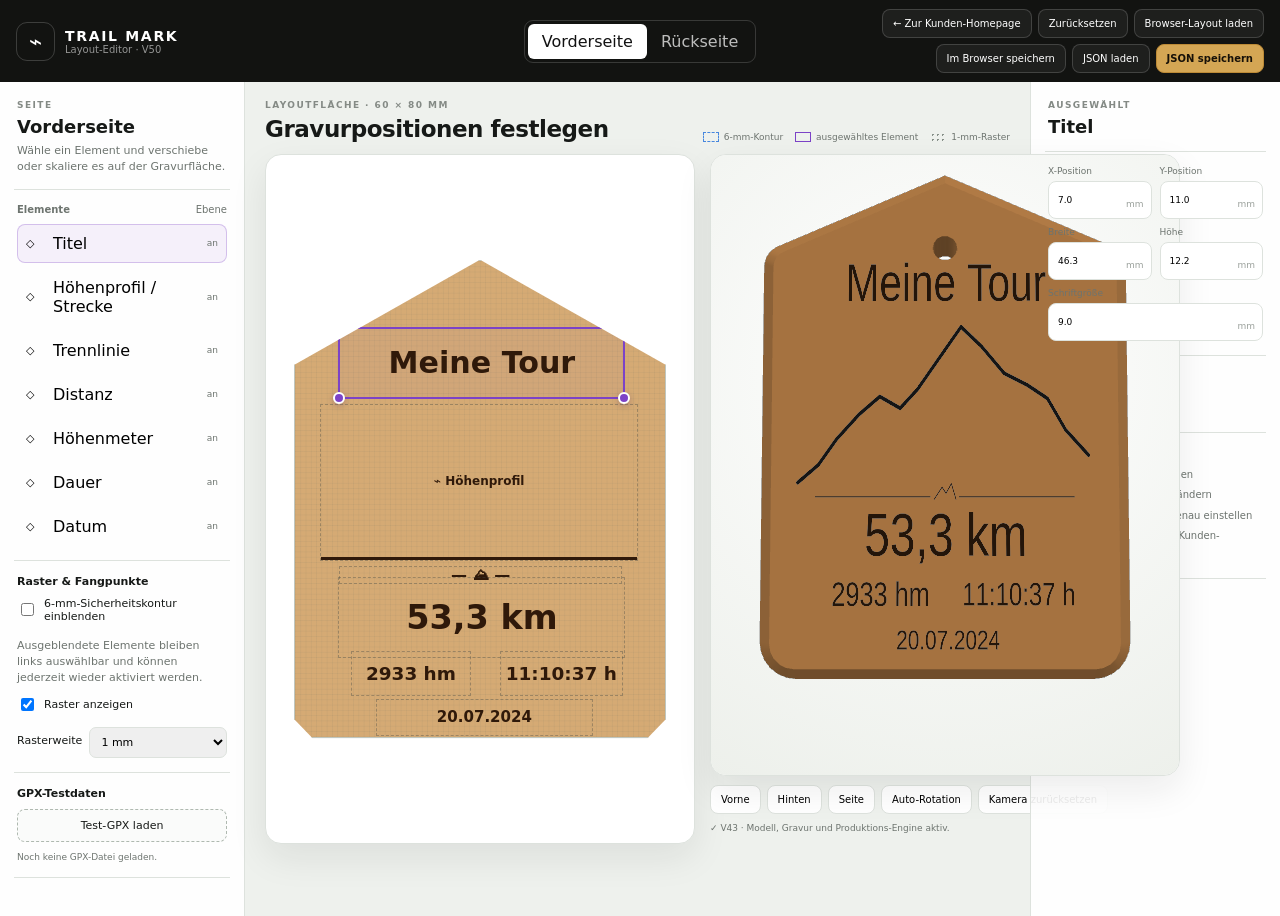
<file: editor.html>
<!DOCTYPE html>
<html lang="de">
<head>
  <meta charset="UTF-8">
  <meta name="viewport" content="width=device-width, initial-scale=1.0">
  <title>Trail Mark Layout-Editor V50</title>
  <link rel="stylesheet" href="./editor.css?v=1786622809">
</head>
<body>
<header class="editor-header">
  <div class="editor-brand">
    <div class="brand-mark">⌁</div>
    <div><strong>TRAIL MARK</strong><span>Layout-Editor · V50</span></div>
  </div>

  <div class="side-tabs">
    <button data-side="front" class="active">Vorderseite</button>
    <button data-side="back">Rückseite</button>
  </div>

  <div class="header-actions"><a class="shop-link" href="index.html">← Zur Kunden-Homepage</a>
    <button id="resetLayout">Zurücksetzen</button>
    <button id="loadBrowser">Browser-Layout laden</button>
    <button id="saveBrowser">Im Browser speichern</button>
    <label class="file-button">JSON laden<input id="loadLayout" type="file" accept=".json"></label>
    <button id="saveLayout" class="primary">JSON speichern</button>
  </div>
</header>

<main class="editor-shell">
  <aside class="layers-panel">
    <section>
      <span class="eyebrow">SEITE</span>
      <h2 id="sideName">Vorderseite</h2>
      <p>Wähle ein Element und verschiebe oder skaliere es auf der Gravurfläche.</p>
    </section>

    <section>
      <div class="section-title">
        <strong>Elemente</strong>
        <span>Ebene</span>
      </div>
      <div id="elementList" class="element-list"></div>
    </section>

    <section class="grid-settings">
      <strong>Raster & Fangpunkte</strong>
      <label><input id="showSafeZone" type="checkbox"> 6-mm-Sicherheitskontur einblenden</label>
      <p class="layer-help">Ausgeblendete Elemente bleiben links auswählbar und können jederzeit wieder aktiviert werden.</p>
      <label><input id="gridEnabled" type="checkbox" checked> Raster anzeigen</label>
      <label>Rasterweite
        <select id="snapSize">
          <option value="0.5">0,5 mm</option>
          <option value="1" selected>1 mm</option>
          <option value="2">2 mm</option>
          <option value="5">5 mm</option>
          <option value="0">Kein Einrasten</option>
        </select>
      </label>
    </section>

    <section class="gpx-test">
      <strong>GPX-Testdaten</strong>
      <label class="upload-small">
        Test-GPX laden
        <input id="gpxFile" type="file" accept=".gpx,application/gpx+xml,application/xml,text/xml">
      </label>
      <div id="status">Noch keine GPX-Datei geladen.</div>
    </section>
  </aside>

  <section class="workspace">
    <div class="workspace-head">
      <div>
        <span class="eyebrow">LAYOUTFLÄCHE · 60 × 80 MM</span>
        <h1>Gravurpositionen festlegen</h1>
      </div>
      <div class="legend">
        <span><i class="blue"></i> 6-mm-Kontur</span>
        <span><i class="purple"></i> ausgewähltes Element</span>
        <span><i class="grid-dot"></i> 1-mm-Raster</span>
      </div>
    </div>

    <div class="work-grid">
      <div class="board-wrap">
        <div id="layoutBoard" class="layout-board">
          <svg id="safeSvg" viewBox="0 0 1024 1100" preserveAspectRatio="none"></svg>
          <div id="objectLayer"></div>
          <div class="board-size width-size">60 mm</div>
          <div class="board-size height-size">80 mm</div>
        </div>
      </div>

      <div class="viewer-column">
        <div class="viewer-card">
          <canvas id="threeViewer"></canvas>
          <div id="viewerOverlay" class="viewer-overlay">
            <div class="loader"></div>
            <strong id="viewerMessage">3D-Vorschau wird geladen …</strong>
          </div>
        </div>

        <div id="viewerError" class="viewer-error hidden">
          <strong>3D-Viewer konnte nicht gestartet werden.</strong>
          <p id="viewerErrorText"></p>
        </div>

        <div class="viewer-buttons">
          <button id="frontView">Vorne</button>
          <button id="backView">Hinten</button>
          <button id="sideView">Seite</button>
          <button id="toggleRotate">Auto-Rotation</button>
          <button id="resetCamera">Kamera zurücksetzen</button>
        </div>
        <p id="diagnosticText">V50 wird initialisiert …</p>
      </div>
    </div>

    <div class="hidden-gpx-preview">
      <span id="previewTitle">Meine Tour</span>
      <svg viewBox="0 0 700 240"><path id="profilePath"></path></svg>
      <span id="previewDistance">53,3 km</span>
      <span id="previewGain">2933 hm</span>
      <span id="previewDuration">11:10:37 h</span>
      <span id="previewDate">20.07.2024</span>
      <span id="distanceValue">53,3 km</span>
      <span id="gainValue">2933 hm</span>
      <span id="durationValue">11:10:37 h</span>
      <span id="dateValue">20.07.2024</span>
    </div>
  </section>

  <aside class="properties-panel">
    <section>
      <span class="eyebrow">AUSGEWÄHLT</span>
      <h2 id="selectedName">Titel</h2>
    </section>

    <section class="properties-grid">
      <label>X-Position <input id="propX" type="number" step="0.1"><span>mm</span></label>
      <label>Y-Position <input id="propY" type="number" step="0.1"><span>mm</span></label>
      <label>Breite <input id="propW" type="number" step="0.1"><span>mm</span></label>
      <label>Höhe <input id="propH" type="number" step="0.1"><span>mm</span></label>
      <label class="full">Schriftgröße <input id="propFont" type="number" step="0.1"><span>mm</span></label>
    </section>

    <section class="toggle-section">
      <label><input id="propVisible" type="checkbox" checked> Sichtbar</label>
      <label><input id="propLocked" type="checkbox"> Element sperren</label>
    </section>

    <section class="help-card">
      <strong>Bedienung</strong>
      <p>Element ziehen: verschieben</p>
      <p>Eckpunkte ziehen: Größe ändern</p>
      <p>Werte rechts: millimetergenau einstellen</p>
      <p>JSON speichern: später in Kunden-Homepage übernehmen</p>
    </section>
  </aside>
</main>

<script src="./geometry-data.js?v=58"></script>
<script src="./embedded-layout.js?v=58"></script>
  <script src="./viewer.js?v=58"></script>
<script src="./app.js?v=58"></script>
<script src="./layout-editor.js?v=58"></script>
</body>
</html>
</file>
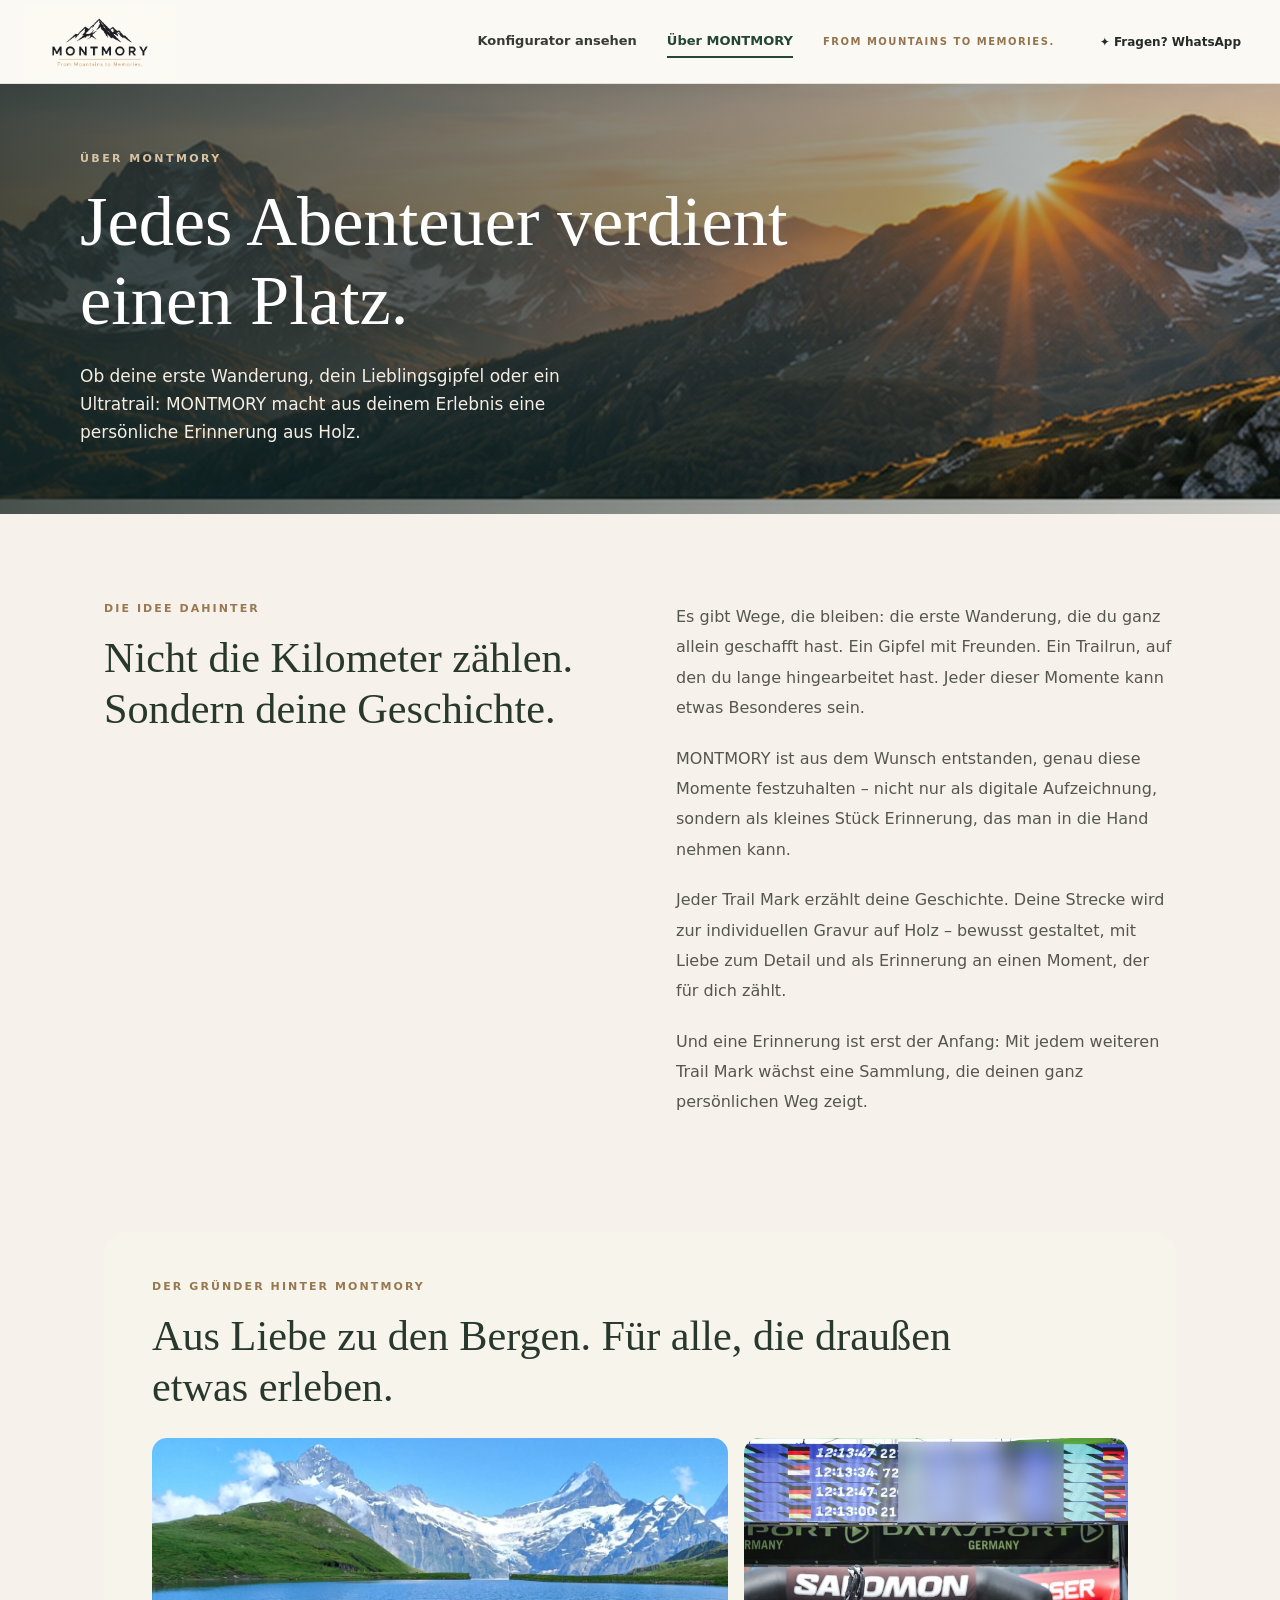
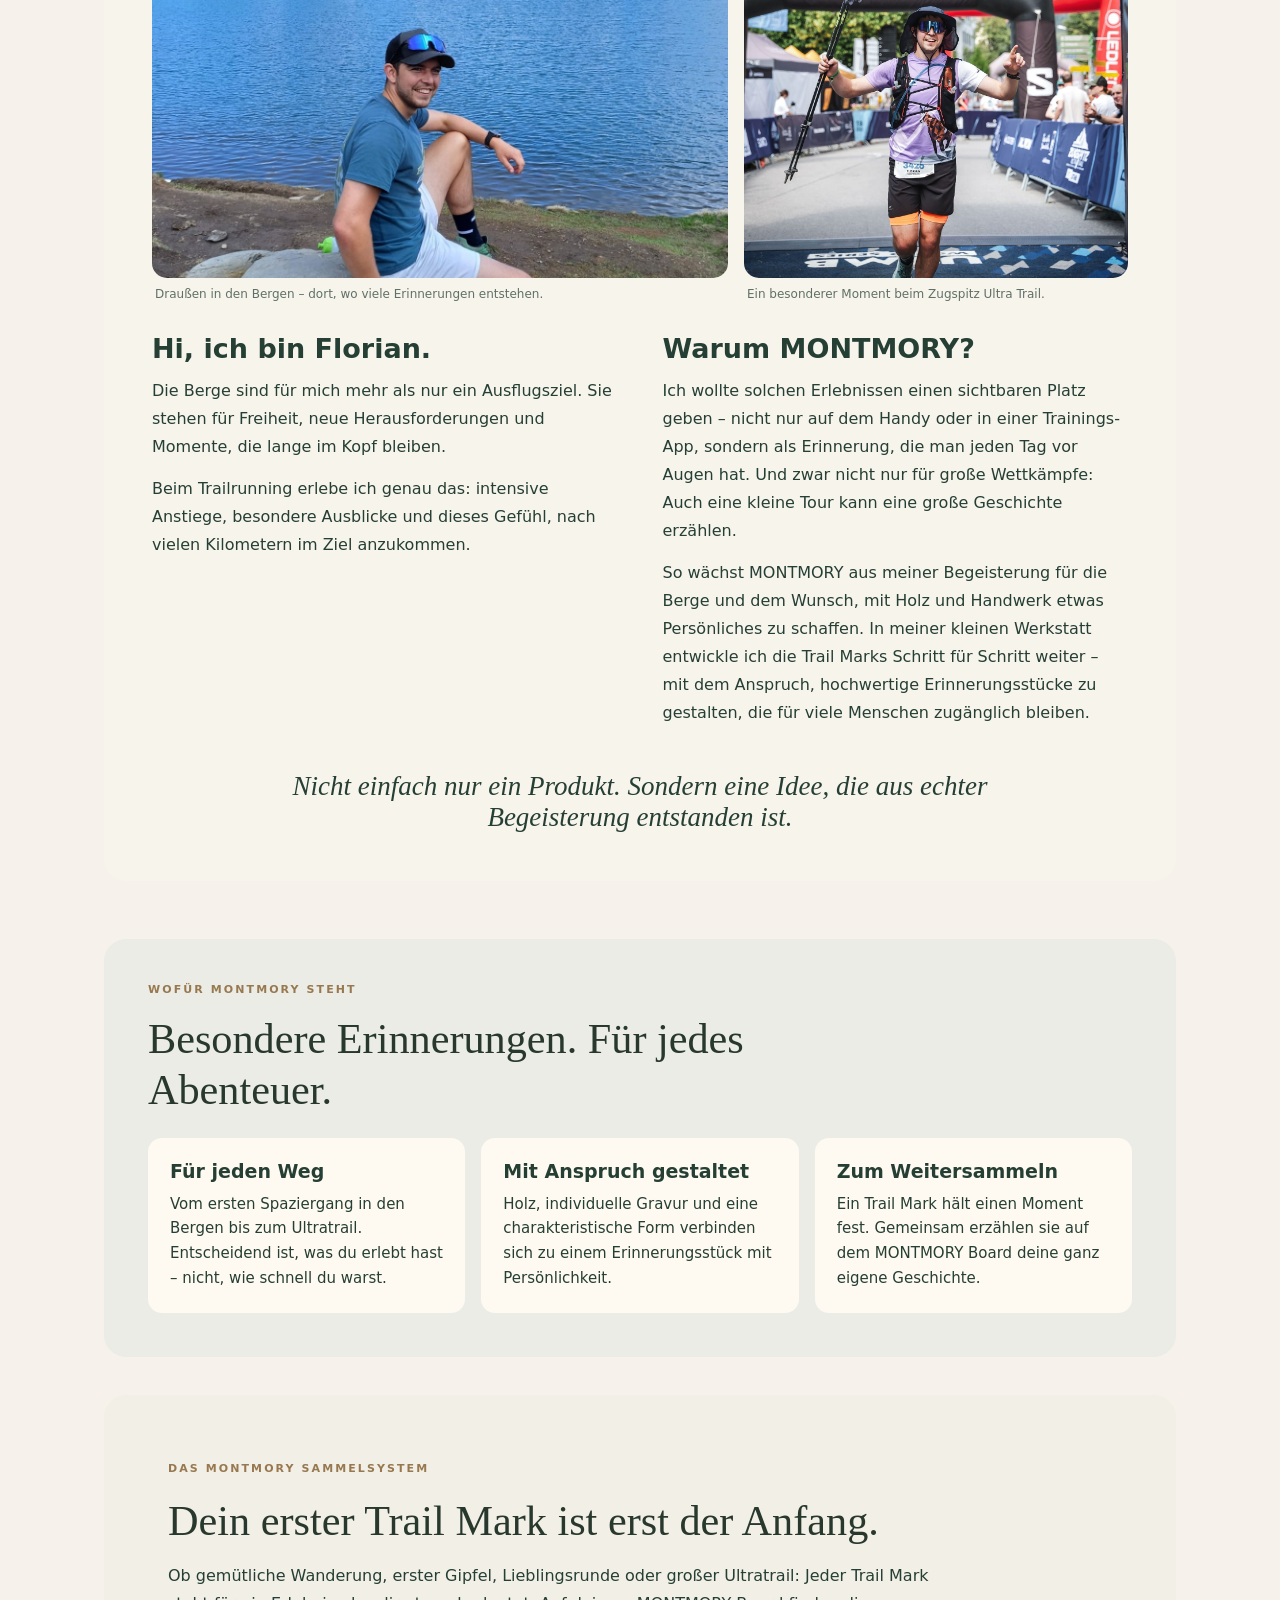
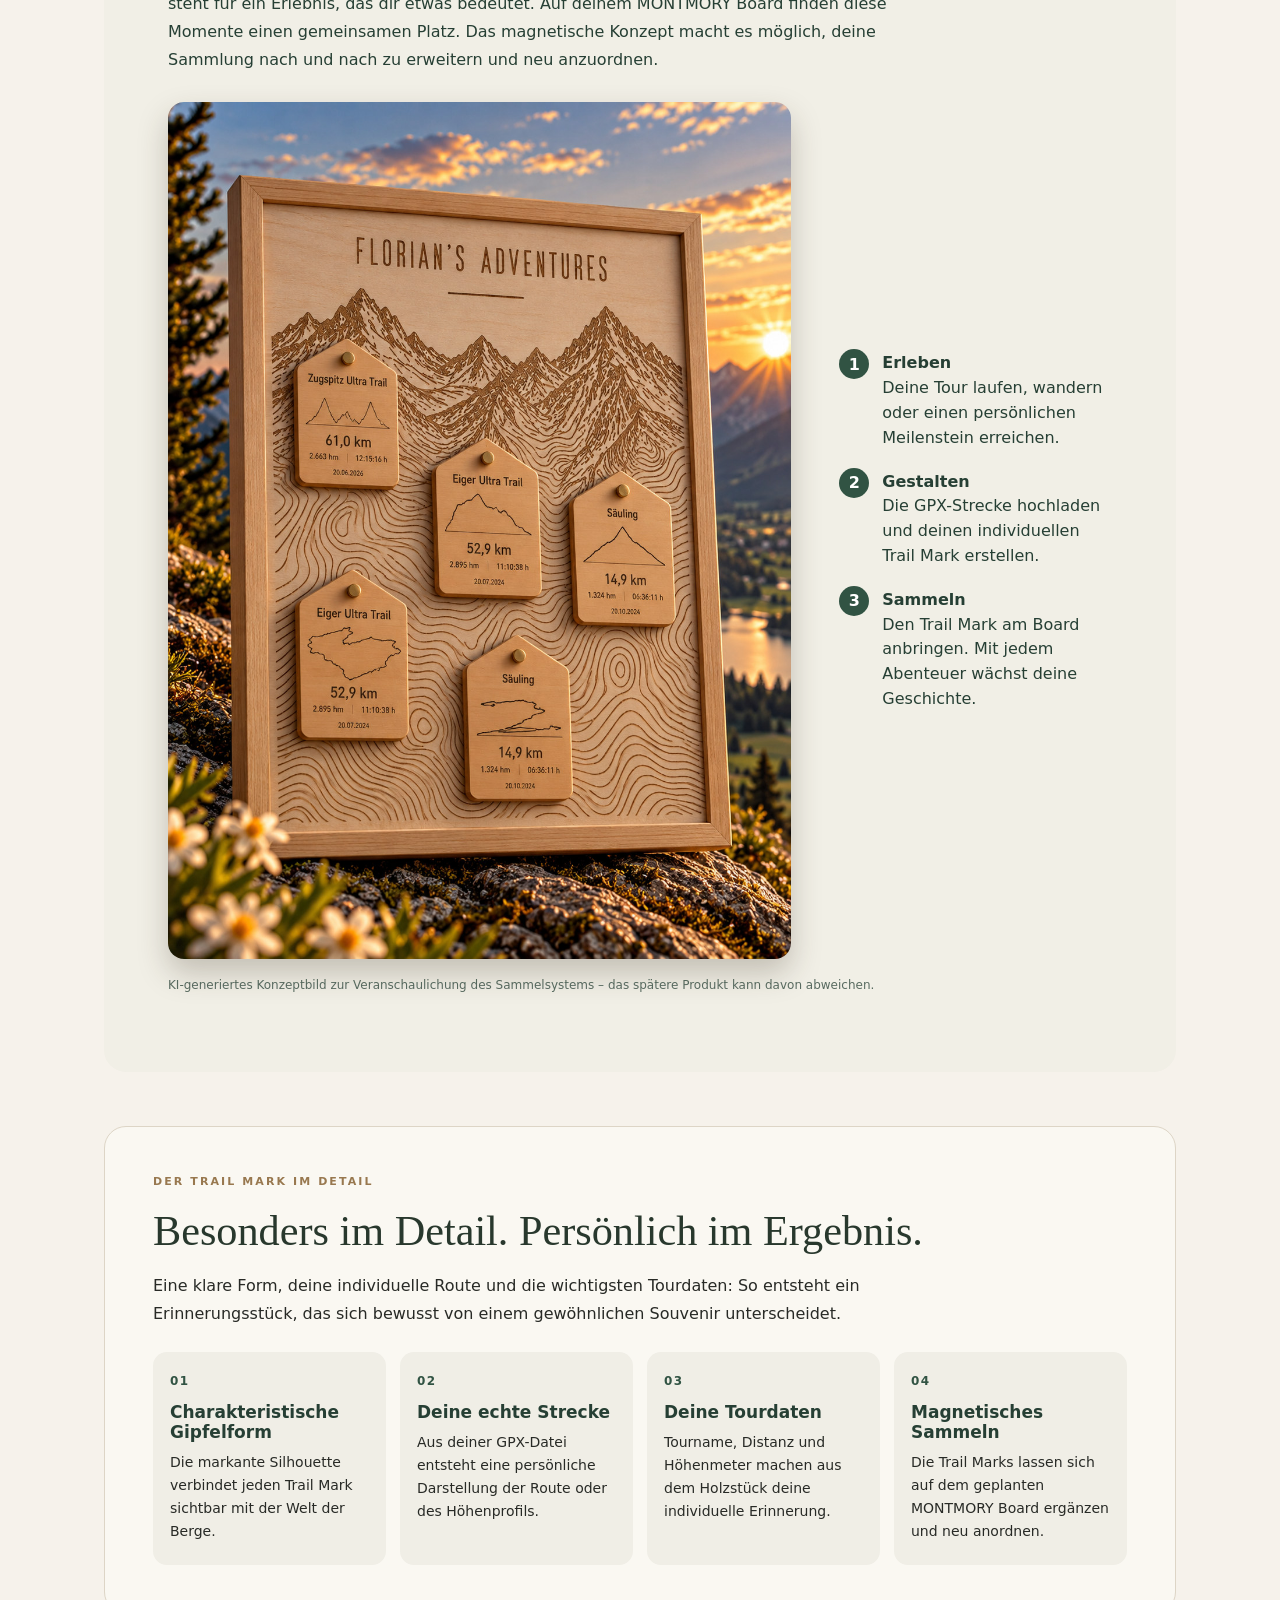
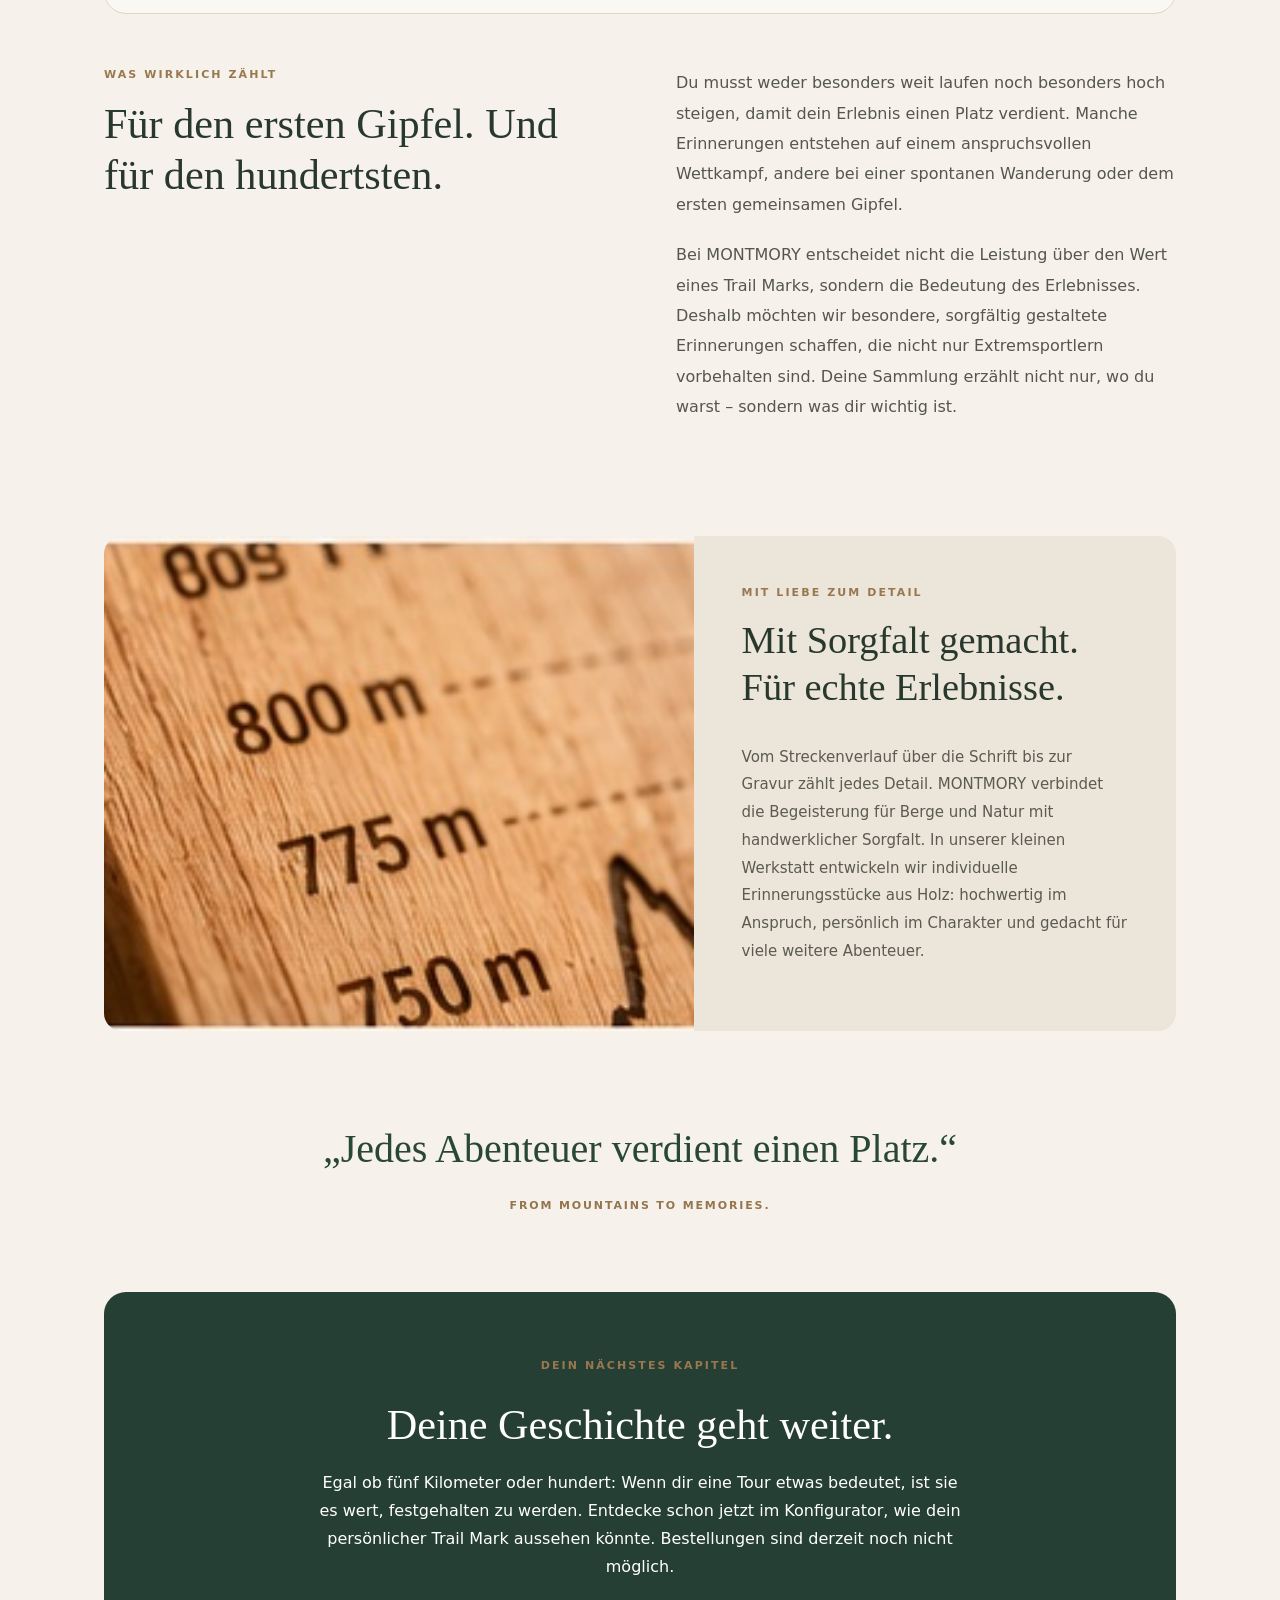
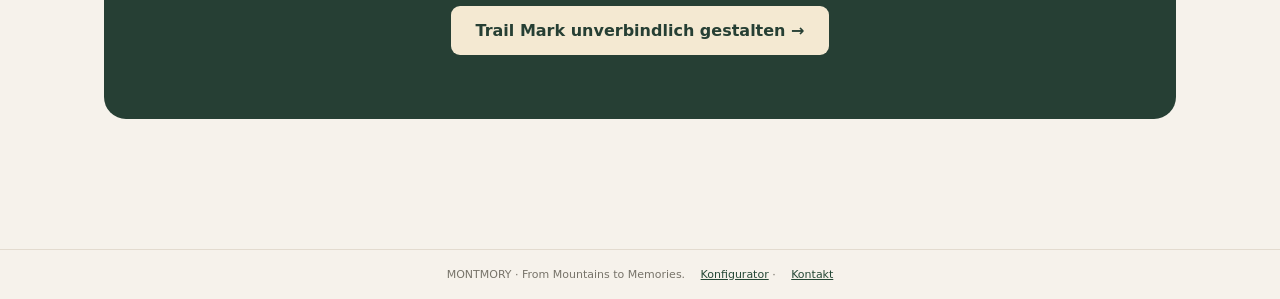
<file: ueber-montmory.html>
<!DOCTYPE html>
<html lang="de">
<head>
  <meta charset="UTF-8">
  <meta name="viewport" content="width=device-width, initial-scale=1.0">
  <meta name="description" content="MONTMORY macht Wanderungen, Trailruns und persönliche Meilensteine zu besonderen Erinnerungen aus Holz. Für jedes Abenteuer, das dir etwas bedeutet.">
  <title>Über MONTMORY – From Mountains to Memories</title>
  <link rel="stylesheet" href="./style.css?v=83">
<style>
/* Ergänzungen ausschließlich für die Über-MONTMORY-Seite */
.about-collection{padding:clamp(24px,5vw,64px);margin:36px 0;border-radius:22px;background:#f1efe6;color:#263f34}
.about-collection h2{max-width:720px;margin:8px 0 16px}
.about-collection>p{max-width:780px;line-height:1.75}
.collection-visual{display:grid;grid-template-columns:minmax(0,1.6fr) minmax(180px,.7fr);gap:clamp(16px,4vw,48px);align-items:center;margin-top:28px}
.collection-board{background:linear-gradient(125deg,#c7a77b,#e1cba7 52%,#b99468);border:10px solid #8b6846;border-radius:16px;box-shadow:0 14px 30px #3c2f2040;display:grid;grid-template-columns:repeat(3,minmax(0,1fr));gap:clamp(8px,2vw,18px);padding:clamp(12px,3vw,26px);min-height:290px}
.collection-mark{aspect-ratio:3/4;border-radius:9px;background:linear-gradient(120deg,#e8d8b8,#f5e8cf);border:1px solid #bca47e;box-shadow:2px 3px 6px #463a2a35;display:flex;flex-direction:column;justify-content:center;align-items:center;text-align:center;gap:8px;padding:8px;color:#465244;transform:rotate(var(--tilt,0deg))}
.collection-mark svg{width:85%;height:45%;fill:none;stroke:#526a56;stroke-width:3;stroke-linecap:round;stroke-linejoin:round}
.collection-mark strong{font-size:clamp(9px,1.4vw,13px);letter-spacing:.05em}
.collection-mark small{font-size:clamp(8px,1.1vw,11px)}
.collection-empty{border:2px dashed #896c4c70;border-radius:9px;display:grid;place-items:center;color:#5d4e39;font-size:12px;text-align:center;padding:8px}
.collection-explain{display:grid;gap:17px}
.collection-step{display:flex;gap:13px;align-items:flex-start}
.collection-step b{flex:0 0 30px;width:30px;height:30px;border-radius:50%;background:#315343;color:#fff;display:grid;place-items:center}
.collection-step p{margin:2px 0 0;line-height:1.55}
.collection-note{font-size:12px;opacity:.75;margin-top:16px}
@media(max-width:680px){.collection-visual{grid-template-columns:1fr}.collection-board{min-height:260px}.collection-mark strong{font-size:11px}.collection-mark small{font-size:9px}}

.about-details{margin:54px 0;padding:clamp(24px,4vw,48px);border:1px solid #ddd5c6;border-radius:22px;background:#faf8f2}
.about-details h2{margin:8px 0 14px}
.about-details-lead{max-width:780px;line-height:1.7}
.about-details-grid{display:grid;grid-template-columns:repeat(4,minmax(0,1fr));gap:14px;margin-top:25px}
.about-detail{background:#f0eee6;border-radius:14px;padding:22px 17px}
.about-detail b{display:block;color:#315343;font-size:12px;letter-spacing:.12em;margin-bottom:14px}
.about-detail h3{font-size:17px;margin:0 0 9px;color:#263f34}
.about-detail p{font-size:14px;line-height:1.65;margin:0}
.about-final{padding:clamp(32px,5vw,64px);margin:45px 0 20px;border-radius:22px;background:#263f34;color:#fff;text-align:center}
.about-final h2{color:#fff;margin:10px auto 18px;max-width:720px}
.about-final p{max-width:650px;margin:0 auto 25px;line-height:1.75}
.about-final a{display:inline-block;background:#f4e9d2;color:#263f34;border-radius:9px;padding:15px 25px;text-decoration:none;font-weight:700}
.about-final a:hover{background:#fff}
@media(max-width:850px){.about-details-grid{grid-template-columns:repeat(2,minmax(0,1fr))}}
@media(max-width:520px){.about-details-grid{grid-template-columns:1fr}}

/* V98: Gründerporträt */
.about-founder{margin:40px 0 58px;padding:clamp(22px,4vw,48px);background:#f7f4ec;border-radius:22px;color:#263f34}
.about-founder h2{max-width:850px;line-height:1.2;margin:8px 0 26px}
.founder-photos{display:grid;grid-template-columns:1.2fr .8fr;gap:16px;align-items:stretch}
.founder-photos figure{margin:0;min-width:0}
.founder-photos img{width:100%;height:440px;object-fit:cover;border-radius:15px;display:block}
.founder-photos figure:first-child img{object-position:center 45%}
.founder-photos figure:last-child img{object-position:center 58%}
.founder-photos figcaption{font-size:12px;opacity:.72;padding:9px 3px 0}
.founder-copy{display:grid;grid-template-columns:1fr 1fr;gap:clamp(18px,4vw,45px);margin-top:32px}
.founder-copy h3{font-size:clamp(20px,2.5vw,27px);margin:0 0 13px}
.founder-copy p{line-height:1.75;margin:0 0 14px}
.founder-line{font-family:Georgia,serif;font-size:clamp(19px,2.7vw,27px);font-style:italic;text-align:center;margin:30px auto 0;max-width:750px}
@media(max-width:700px){.founder-photos{grid-template-columns:1fr 1fr}.founder-photos img{height:300px}.founder-copy{grid-template-columns:1fr}}
@media(max-width:450px){.founder-photos{grid-template-columns:1fr}.founder-photos img{height:350px}}

/* V107: Markenversprechen – hochwertig und zugänglich */
.about-values{margin:38px 0;padding:clamp(24px,4vw,44px);background:#eaece5;border-radius:22px;color:#263f34}
.about-values h2{margin:8px 0 22px;max-width:750px}
.about-values-grid{display:grid;grid-template-columns:repeat(3,minmax(0,1fr));gap:16px}
.about-value{background:#fffaf1;border-radius:14px;padding:22px}
.about-value h3{font-size:19px;margin:0 0 10px;color:#263f34}
.about-value p{margin:0;line-height:1.65;font-size:15px}
@media(max-width:700px){.about-values-grid{grid-template-columns:1fr}}

/* V114: zurückhaltende Produktgalerie mit kleiner Preisnotiz */
.about-pricing{margin:52px 0;padding:clamp(18px,3vw,36px);background:#f7f5ef;border-radius:20px;color:#263f34}
.about-pricing h2{margin:7px 0 10px}
.about-pricing-lead{max-width:720px;line-height:1.7;margin-bottom:20px}
.about-pricing-notice{font-size:13px;line-height:1.65;color:#59675e;border-top:1px solid #dedfd6;padding:13px 0;margin:22px 0 0}
.about-pricing-grid{display:grid;grid-template-columns:repeat(2,minmax(0,1fr));gap:17px}
.about-pricing-card{background:#fffdf8;border:1px solid #e7e4db;border-radius:15px;overflow:hidden;transition:transform .2s ease,box-shadow .2s ease}
.about-pricing-card:hover{transform:translateY(-3px);box-shadow:0 10px 25px #233b2a13}
.about-pricing-card img{display:block;width:100%;height:210px;object-fit:cover}
.about-pricing-card-content{padding:17px 18px 19px}
.about-pricing-card h3{font-size:18px;line-height:1.3;margin:0 0 7px;color:#263f34}
.about-pricing-card p{font-size:14px;line-height:1.6;margin:0 0 10px;color:#536158}
.about-pricing-card .price-hint{display:block;font-size:13px;font-weight:400;color:#778178;letter-spacing:.01em}
.about-pricing-delivery{margin-top:22px;padding-top:17px;border-top:1px solid #dedfd6;line-height:1.65;color:#58655c;font-size:14px}
.about-pricing-delivery h3{font-size:16px;color:#33493c;margin:0 0 6px}
.about-pricing-delivery p{margin:0 0 9px}
.about-pricing-small{font-size:12px;color:#788078;line-height:1.6}
@media(max-width:650px){.about-pricing-grid{grid-template-columns:1fr}.about-pricing-card img{height:225px}}
</style>
</head>
<body class="about-page">
  <header class="brand-header">
    <div class="brand-inner">
      <a href="./index.html" class="brand-home" aria-label="MONTMORY Startseite"><img src="./montmory-logo.png" alt="MONTMORY – From Mountains to Memories" class="company-logo"></a>
      <div class="brand-meta">
        <a class="nav-design" href="./index.html#konfigurator">Konfigurator ansehen</a>
        <a class="nav-about-link" href="./ueber-montmory.html" aria-current="page">Über MONTMORY</a>
        <span class="brand-about">FROM MOUNTAINS TO MEMORIES.</span>
        <a class="header-contact" href="https://wa.me/4915786644894" target="_blank" rel="noopener noreferrer">✦ Fragen? WhatsApp</a>
      </div>
    </div>
  </header>
  <main>
    <section class="about-hero" aria-labelledby="about-title">
      <div class="about-hero-inner">
        <p class="about-eyebrow">Über MONTMORY</p>
        <h1 id="about-title">Jedes Abenteuer verdient einen Platz.</h1>
        <p>Ob deine erste Wanderung, dein Lieblingsgipfel oder ein Ultratrail: MONTMORY macht aus deinem Erlebnis eine persönliche Erinnerung aus Holz.</p>
      </div>
    </section>
    <div class="about-content">
      <!-- TEXT BEARBEITEN: Die Absätze in diesem Abschnitt können frei geändert werden. -->
      <section class="about-intro" aria-labelledby="about-story-title">
        <div><p class="about-kicker">Die Idee dahinter</p><h2 id="about-story-title">Nicht die Kilometer zählen. Sondern deine Geschichte.</h2></div>
        <div class="about-copy">
          <p>Es gibt Wege, die bleiben: die erste Wanderung, die du ganz allein geschafft hast. Ein Gipfel mit Freunden. Ein Trailrun, auf den du lange hingearbeitet hast. Jeder dieser Momente kann etwas Besonderes sein.</p>
          <p>MONTMORY ist aus dem Wunsch entstanden, genau diese Momente festzuhalten – nicht nur als digitale Aufzeichnung, sondern als kleines Stück Erinnerung, das man in die Hand nehmen kann.</p>
          <p>Jeder Trail Mark erzählt deine Geschichte. Deine Strecke wird zur individuellen Gravur auf Holz – bewusst gestaltet, mit Liebe zum Detail und als Erinnerung an einen Moment, der für dich zählt.</p>
          <p>Und eine Erinnerung ist erst der Anfang: Mit jedem weiteren Trail Mark wächst eine Sammlung, die deinen ganz persönlichen Weg zeigt.</p>
        </div>
      </section>
      <section class="about-founder" aria-labelledby="about-founder-title">
        <p class="about-kicker">Der Gründer hinter MONTMORY</p>
        <h2 id="about-founder-title">Aus Liebe zu den Bergen. Für alle, die draußen etwas erleben.</h2>
        <div class="founder-photos">
          <figure><img src="./montmory-gruender-berge.jpg" alt="MONTMORY Gründer Florian bei einer Bergtour an einem See vor schneebedeckten Gipfeln" loading="lazy"><figcaption>Draußen in den Bergen – dort, wo viele Erinnerungen entstehen.</figcaption></figure>
          <figure><img src="./montmory-gruender-zugspitz-ultra-trail.jpg" alt="Florian beim Zieleinlauf des Zugspitz Ultra Trails; Namen auf der Ergebnistafel unkenntlich gemacht" loading="lazy"><figcaption>Ein besonderer Moment beim Zugspitz Ultra Trail.</figcaption></figure>
        </div>
        <div class="founder-copy">
          <div><h3>Hi, ich bin Florian.</h3>
            <p>Die Berge sind für mich mehr als nur ein Ausflugsziel. Sie stehen für Freiheit, neue Herausforderungen und Momente, die lange im Kopf bleiben.</p>
            <p>Beim Trailrunning erlebe ich genau das: intensive Anstiege, besondere Ausblicke und dieses Gefühl, nach vielen Kilometern im Ziel anzukommen.</p></div>
          <div><h3>Warum MONTMORY?</h3>
            <p>Ich wollte solchen Erlebnissen einen sichtbaren Platz geben – nicht nur auf dem Handy oder in einer Trainings-App, sondern als Erinnerung, die man jeden Tag vor Augen hat. Und zwar nicht nur für große Wettkämpfe: Auch eine kleine Tour kann eine große Geschichte erzählen.</p>
            <p>So wächst MONTMORY aus meiner Begeisterung für die Berge und dem Wunsch, mit Holz und Handwerk etwas Persönliches zu schaffen. In meiner kleinen Werkstatt entwickle ich die Trail Marks Schritt für Schritt weiter – mit dem Anspruch, hochwertige Erinnerungsstücke zu gestalten, die für viele Menschen zugänglich bleiben.</p></div>
        </div>
        <p class="founder-line">Nicht einfach nur ein Produkt. Sondern eine Idee, die aus echter Begeisterung entstanden ist.</p>
      </section>
      <section class="about-values" aria-labelledby="about-values-title">
        <p class="about-kicker">Wofür MONTMORY steht</p>
        <h2 id="about-values-title">Besondere Erinnerungen. Für jedes Abenteuer.</h2>
        <div class="about-values-grid">
          <article class="about-value"><h3>Für jeden Weg</h3><p>Vom ersten Spaziergang in den Bergen bis zum Ultratrail. Entscheidend ist, was du erlebt hast – nicht, wie schnell du warst.</p></article>
          <article class="about-value"><h3>Mit Anspruch gestaltet</h3><p>Holz, individuelle Gravur und eine charakteristische Form verbinden sich zu einem Erinnerungsstück mit Persönlichkeit.</p></article>
          <article class="about-value"><h3>Zum Weitersammeln</h3><p>Ein Trail Mark hält einen Moment fest. Gemeinsam erzählen sie auf dem MONTMORY Board deine ganz eigene Geschichte.</p></article>
        </div>
      </section>
      <section class="about-collection" aria-labelledby="collection-title">
        <p class="about-kicker">Das MONTMORY Sammelsystem</p>
        <h2 id="collection-title">Dein erster Trail Mark ist erst der Anfang.</h2>
        <p>Ob gemütliche Wanderung, erster Gipfel, Lieblingsrunde oder großer Ultratrail: Jeder Trail Mark steht für ein Erlebnis, das dir etwas bedeutet. Auf deinem MONTMORY Board finden diese Momente einen gemeinsamen Platz. Das magnetische Konzept macht es möglich, deine Sammlung nach und nach zu erweitern und neu anzuordnen.</p>
        <div class="collection-visual">
          <figure class="collection-photo" style="margin:0">
            <img src="./montmory-sammelsystem-originalform.jpg" alt="MONTMORY Sammelboard mit Berggravur, fünf Trail Marks in charakteristischer Gipfelform und persönlicher Beschriftung" loading="lazy" style="display:block;width:100%;height:auto;border-radius:16px;box-shadow:0 14px 30px #3c2f2040">
          </figure>
          <div class="collection-explain">
            <div class="collection-step"><b>1</b><p><strong>Erleben</strong><br>Deine Tour laufen, wandern oder einen persönlichen Meilenstein erreichen.</p></div>
            <div class="collection-step"><b>2</b><p><strong>Gestalten</strong><br>Die GPX-Strecke hochladen und deinen individuellen Trail Mark erstellen.</p></div>
            <div class="collection-step"><b>3</b><p><strong>Sammeln</strong><br>Den Trail Mark am Board anbringen. Mit jedem Abenteuer wächst deine Geschichte.</p></div>
          </div>
        </div>
        <p class="collection-note">KI-generiertes Konzeptbild zur Veranschaulichung des Sammelsystems – das spätere Produkt kann davon abweichen.</p>
      </section>

      <section class="about-details" aria-labelledby="about-details-title">
        <p class="about-kicker">Der Trail Mark im Detail</p>
        <h2 id="about-details-title">Besonders im Detail. Persönlich im Ergebnis.</h2>
        <p class="about-details-lead">Eine klare Form, deine individuelle Route und die wichtigsten Tourdaten: So entsteht ein Erinnerungsstück, das sich bewusst von einem gewöhnlichen Souvenir unterscheidet.</p>
        <div class="about-details-grid">
          <article class="about-detail"><b>01</b><h3>Charakteristische Gipfelform</h3><p>Die markante Silhouette verbindet jeden Trail Mark sichtbar mit der Welt der Berge.</p></article>
          <article class="about-detail"><b>02</b><h3>Deine echte Strecke</h3><p>Aus deiner GPX-Datei entsteht eine persönliche Darstellung der Route oder des Höhenprofils.</p></article>
          <article class="about-detail"><b>03</b><h3>Deine Tourdaten</h3><p>Tourname, Distanz und Höhenmeter machen aus dem Holzstück deine individuelle Erinnerung.</p></article>
          <article class="about-detail"><b>04</b><h3>Magnetisches Sammeln</h3><p>Die Trail Marks lassen sich auf dem geplanten MONTMORY Board ergänzen und neu anordnen.</p></article>
        </div>
      </section>
      <section class="about-intro" aria-labelledby="about-moments-title">
        <div><p class="about-kicker">Was wirklich zählt</p><h2 id="about-moments-title">Für den ersten Gipfel. Und für den hundertsten.</h2></div>
        <div class="about-copy">
          <p>Du musst weder besonders weit laufen noch besonders hoch steigen, damit dein Erlebnis einen Platz verdient. Manche Erinnerungen entstehen auf einem anspruchsvollen Wettkampf, andere bei einer spontanen Wanderung oder dem ersten gemeinsamen Gipfel.</p>
          <p>Bei MONTMORY entscheidet nicht die Leistung über den Wert eines Trail Marks, sondern die Bedeutung des Erlebnisses. Deshalb möchten wir besondere, sorgfältig gestaltete Erinnerungen schaffen, die nicht nur Extremsportlern vorbehalten sind. Deine Sammlung erzählt nicht nur, wo du warst – sondern was dir wichtig ist.</p>
        </div>
      </section>
      <section class="about-feature" aria-labelledby="about-workshop-title">
        <!-- BILD AUSTAUSCHEN: Ersetze galerie-gravur.jpg später durch ein echtes Werkstattfoto. -->
        <img src="./galerie-gravur.jpg" alt="Visualisierung einer feinen Gravur auf Holz; echtes Werkstattfoto folgt" loading="lazy">
        <div class="about-feature-text">
          <p class="about-kicker">Mit Liebe zum Detail</p>
          <h2 id="about-workshop-title">Mit Sorgfalt gemacht. Für echte Erlebnisse.</h2>
          <p>Vom Streckenverlauf über die Schrift bis zur Gravur zählt jedes Detail. MONTMORY verbindet die Begeisterung für Berge und Natur mit handwerklicher Sorgfalt. In unserer kleinen Werkstatt entwickeln wir individuelle Erinnerungsstücke aus Holz: hochwertig im Anspruch, persönlich im Charakter und gedacht für viele weitere Abenteuer.</p>
        </div>
      </section>
      <section class="about-quote" aria-label="MONTMORY Leitgedanke">
        <blockquote>„Jedes Abenteuer verdient einen Platz.“</blockquote>
        <p>From Mountains to Memories.</p>
      </section>
      <section class="about-final" aria-labelledby="about-cta-title">
        <p class="about-kicker">Dein nächstes Kapitel</p>
        <h2 id="about-cta-title">Deine Geschichte geht weiter.</h2>
        <p>Egal ob fünf Kilometer oder hundert: Wenn dir eine Tour etwas bedeutet, ist sie es wert, festgehalten zu werden. Entdecke schon jetzt im Konfigurator, wie dein persönlicher Trail Mark aussehen könnte. Bestellungen sind derzeit noch nicht möglich.</p>
        <a href="./index.html#konfigurator">Trail Mark unverbindlich gestalten →</a>
      </section>
    </div>
  </main>
  <footer class="site-footer">MONTMORY · From Mountains to Memories. <a href="./index.html#konfigurator">Konfigurator</a> · <a href="https://wa.me/4915786644894" target="_blank" rel="noopener noreferrer">Kontakt</a></footer>
</body>
</html>
</file>
<file: style.css>
:root {
  --bg: #f4f1e9;
  --paper: #fffdf8;
  --ink: #181818;
  --muted: #746f66;
  --line: #ded8cc;
  --accent: #b98b4b;
  --soft: #f7f3ea;
  --success: #edf7ef;
  --radius: 18px;
}
* { box-sizing: border-box; }
html { scroll-behavior: smooth; }
body {
  margin: 0;
  background: var(--bg);
  color: var(--ink);
  font-family: Inter, ui-sans-serif, system-ui, -apple-system, BlinkMacSystemFont, "Segoe UI", sans-serif;
}
button, input { font: inherit; }
button { cursor: pointer; }

.brand-header {
  height: 116px;
  display: flex;
  align-items: center;
  justify-content: center;
  padding: 10px 24px;
  background: rgba(255,253,248,.96);
  border-bottom: 1px solid var(--line);
}
.company-logo {
  width: min(330px, 72vw);
  height: 96px;
  object-fit: contain;
  display: block;
}

.configurator-shell {
  width: min(1420px, calc(100% - 32px));
  margin: 0 auto;
  padding: 34px 0 50px;
}
.page-heading { margin: 0 0 24px; }
.page-heading > span,
.viewer-header > div > span,
.tour-head span {
  color: var(--accent);
  font-size: 11px;
  font-weight: 800;
  letter-spacing: .14em;
}
.page-heading h1 {
  margin: 5px 0 6px;
  font-family: Georgia, serif;
  font-size: clamp(30px, 4vw, 48px);
  line-height: 1.05;
}
.page-heading p { margin: 0; color: var(--muted); font-size: 14px; }

.config-grid {
  display: grid;
  grid-template-columns: minmax(330px, 430px) minmax(0, 1fr);
  gap: 20px;
  align-items: start;
}
.controls-column { display: grid; gap: 14px; }
.card, .viewer-card {
  background: var(--paper);
  border: 1px solid var(--line);
  border-radius: var(--radius);
  box-shadow: 0 12px 36px rgba(35,30,20,.05);
}
.card {
  padding: 18px;
  display: grid;
  grid-template-columns: 34px 1fr;
  gap: 12px;
}
.card-content { min-width: 0; }
.card-content.full-width { grid-column: 1 / -1; }
.step {
  width: 28px;
  height: 28px;
  border-radius: 50%;
  display: grid;
  place-items: center;
  background: var(--ink);
  color: white;
  font-size: 12px;
  font-weight: 800;
}
h2 { margin: 0 0 12px; font-size: 18px; }
.muted { color: var(--muted); font-size: 12px; line-height: 1.5; }

.upload {
  border: 1px dashed #bdb5a8;
  border-radius: 12px;
  min-height: 72px;
  padding: 14px;
  display: flex;
  align-items: center;
  gap: 12px;
  background: var(--soft);
  cursor: pointer;
}
.upload:hover { border-color: var(--accent); }
.upload-icon { font-size: 24px; }
.upload span:nth-child(2) { display: grid; gap: 2px; }
.upload small { color: var(--muted); font-size: 10px; }
.upload input { display: none; }
.status, .send-status {
  margin-top: 9px;
  color: var(--muted);
  font-size: 11px;
  line-height: 1.45;
}

.field { display: grid; gap: 6px; margin-top: 10px; }
.field > span, .profile-choice legend {
  color: var(--muted);
  font-size: 10px;
  font-weight: 800;
  letter-spacing: .07em;
  text-transform: uppercase;
}
.field input {
  width: 100%;
  border: 1px solid var(--line);
  border-radius: 10px;
  background: white;
  padding: 11px 12px;
  outline: none;
}
.field input:focus { border-color: var(--accent); }
.two-fields { display: grid; grid-template-columns: 1fr 1fr; gap: 9px; }
.number-field { position: relative; }
.number-field input { padding-right: 42px; }
.number-field b {
  position: absolute;
  right: 11px;
  top: 50%;
  transform: translateY(-50%);
  color: var(--muted);
  font-size: 10px;
  pointer-events: none;
}

.profile-choice {
  margin: 14px 0 0;
  padding: 0;
  border: 0;
  display: grid;
  grid-template-columns: 1fr 1fr;
  gap: 8px;
}
.profile-choice legend { grid-column: 1 / -1; margin-bottom: 3px; }
.profile-choice label {
  border: 1px solid var(--line);
  border-radius: 11px;
  padding: 10px;
  display: flex;
  gap: 7px;
  align-items: flex-start;
  cursor: pointer;
  background: white;
}
.profile-choice label:has(input:checked) {
  border-color: var(--accent);
  box-shadow: inset 0 0 0 1px var(--accent);
  background: #fffaf1;
}
.profile-choice input { margin-top: 3px; }
.profile-choice span { display: grid; gap: 2px; }
.profile-choice strong { font-size: 11px; }
.profile-choice small { color: var(--muted); font-size: 9px; line-height: 1.3; }

.tour-card { display: block; }
.tour-head { display: flex; align-items: center; justify-content: space-between; }
.tour-head b { font-size: 9px; border-radius: 999px; padding: 4px 7px; background: var(--success); }
.tour-card h2 { margin-top: 5px; font-family: Georgia, serif; font-size: 22px; }
.profile {
  width: 100%;
  height: 128px;
  display: block;
  margin: 7px 0 12px;
  background: var(--soft);
  border-radius: 10px;
  overflow: visible;
}
.profile path {
  fill: none;
  stroke: var(--ink);
  stroke-width: 6;
  stroke-linecap: round;
  stroke-linejoin: round;
}
.tour-values { display: grid; grid-template-columns: 1fr 1fr; gap: 7px; }
.tour-values div { background: var(--soft); border-radius: 9px; padding: 9px 10px; display: grid; gap: 2px; }
.tour-values span { color: var(--muted); font-size: 9px; text-transform: uppercase; letter-spacing: .06em; }
.tour-values strong { font-size: 12px; }

.primary-button {
  width: 100%;
  border: 0;
  border-radius: 11px;
  padding: 12px 14px;
  background: var(--ink);
  color: white;
  font-weight: 800;
}
.primary-button:hover { opacity: .9; }
.primary-button:disabled { opacity: .5; cursor: wait; }

.viewer-card {
  overflow: hidden;
  position: sticky;
  top: 16px;
}
.viewer-header {
  min-height: 82px;
  padding: 18px 20px;
  display: flex;
  align-items: center;
  justify-content: space-between;
  gap: 16px;
  border-bottom: 1px solid var(--line);
}
.viewer-header h2 { margin: 3px 0 0; font-family: Georgia, serif; font-size: 22px; }
.view-tabs { display: flex; gap: 5px; flex-wrap: wrap; justify-content: flex-end; }
.view-tabs button, .viewer-footer button {
  border: 1px solid var(--line);
  background: white;
  border-radius: 999px;
  padding: 7px 11px;
  font-size: 10px;
}
.view-tabs button.active { background: var(--ink); color: white; border-color: var(--ink); }
.viewer-stage {
  height: min(67vh, 720px);
  min-height: 520px;
  position: relative;
  background: linear-gradient(180deg, #f7f3eb, #ece6da);
}
#threeViewer { width: 100%; height: 100%; display: block; }
.viewer-overlay {
  position: absolute;
  inset: 0;
  display: grid;
  place-content: center;
  text-align: center;
  gap: 10px;
  background: rgba(247,243,235,.9);
  font-size: 12px;
}
.viewer-overlay.hidden, .hidden { display: none !important; }
.spinner {
  width: 28px;
  height: 28px;
  margin: auto;
  border: 3px solid #d8d0c2;
  border-top-color: var(--ink);
  border-radius: 50%;
  animation: spin .8s linear infinite;
}
@keyframes spin { to { transform: rotate(360deg); } }
.viewer-error { padding: 14px 20px; background: #fff0ed; color: #8b2e20; font-size: 12px; }
.viewer-footer {
  min-height: 62px;
  padding: 13px 20px;
  display: flex;
  align-items: center;
  justify-content: space-between;
  gap: 10px;
  border-top: 1px solid var(--line);
}
.viewer-footer > div { display: flex; gap: 6px; }
.viewer-footer > span, .diagnostic { color: var(--muted); font-size: 9px; }
.diagnostic { margin: 0; padding: 0 20px 13px; }
.hidden-values { display: none; }

@media (max-width: 940px) {
  .config-grid { grid-template-columns: 1fr; }
  .viewer-card { position: static; grid-row: 1; }
  .viewer-stage { height: 56vh; min-height: 430px; }
}
@media (max-width: 560px) {
  .brand-header { height: 94px; }
  .company-logo { height: 78px; }
  .configurator-shell { width: min(100% - 20px, 1420px); padding-top: 24px; }
  .page-heading p { font-size: 12px; }
  .card { padding: 14px; grid-template-columns: 30px 1fr; gap: 8px; }
  .two-fields, .profile-choice { grid-template-columns: 1fr; }
  .viewer-header, .viewer-footer { align-items: flex-start; flex-direction: column; }
  .viewer-stage { min-height: 380px; }
}

.svg-export-buttons { display:grid; grid-template-columns:1fr 1fr; gap:10px; }
.svg-export-buttons button { min-width:0; }
.svg-export-buttons button:disabled { opacity:.45; cursor:not-allowed; }
@media(max-width:600px){.svg-export-buttons{grid-template-columns:1fr}}

.contour-choice { display:flex; align-items:center; gap:9px; font-size:12px; margin:12px 0 4px; }
.contour-choice input { accent-color:#171717; }
.contour-hint { font-size:10px; color:var(--muted, #666); margin:0 0 12px; }

.physical-size-settings { display:grid; grid-template-columns:1fr 1fr; gap:10px; margin:12px 0; }
.physical-size-settings label {font-size:11px;display:flex;flex-direction:column;gap:5px;}
.physical-size-settings input {width:100%;padding:9px;border:1px solid #d5d0c7;border-radius:8px;}
.order-review[hidden]{display:none!important}
.order-review{margin-top:16px;border-top:1px solid #ddd7cb;padding-top:14px}
.order-review h3{font-size:17px;margin:0 0 12px}
.order-preview-grid{display:grid;grid-template-columns:1fr 1fr;gap:12px;margin-bottom:12px}
.order-preview-grid figure{margin:0;background:#fff;border:1px solid #ddd7cb;border-radius:12px;padding:10px;min-width:0}
.order-preview-grid figcaption{text-align:center;font-size:12px;font-weight:700;margin-bottom:8px}
.order-preview-grid img{display:block;width:100%;height:210px;object-fit:contain}
.review-cancel{margin-top:12px;border:1px solid #aaa;border-radius:9px;background:transparent;padding:10px 14px;cursor:pointer}

.order-preview-grid{display:grid;grid-template-columns:1fr 1fr;gap:12px;margin:12px 0}
.order-preview-grid figure{margin:0;background:#fff;border:1px solid #ddd;border-radius:8px;padding:10px;text-align:center}
.order-preview-grid img{width:100%;height:240px;object-fit:contain}
.order-preview-grid figcaption{font-weight:600;margin-bottom:6px}
.order-review{margin-top:14px;padding:14px;border:1px solid #ddd;border-radius:10px}
.order-review[hidden],#openEmailDraft[hidden]{display:none!important}
.review-cancel{margin-top:10px}
@media(max-width:520px){.order-preview-grid{grid-template-columns:1fr}}

/* V64 */
.gift-toggle{display:flex;align-items:center;gap:10px;margin:8px 0}.gift-toggle input{width:auto}.order-number{font-weight:700;letter-spacing:.03em}.engraving-check{border:1px solid #d9c9ae;border-radius:10px;padding:12px;margin:12px 0;background:#fff9ee}.engraving-check p{margin:5px 0}.engraving-check .warn{color:#9a4d00}.engraving-check .error{color:#9b2020}.production-panel{max-width:1000px;margin:28px auto;padding:24px;border:2px dashed #8c6e48;border-radius:16px;background:#faf5e9}.production-panel button{margin:10px 0}
/* V66: geführte Konfiguration */
[data-wizard-step][hidden]{display:none!important}
.wizard-nav{display:flex;flex-wrap:wrap;gap:10px;margin:0 0 18px}
.wizard-nav button{border:1px solid #bfc6c1;border-radius:9px;padding:12px 15px;background:#fff;color:#27352d;font-weight:650;cursor:pointer}
.wizard-nav button.active{background:#203d31;color:#fff;border-color:#203d31}
.wizard-nav button:disabled{opacity:.45;cursor:not-allowed}
.wizard-actions{display:flex;align-items:center;flex-wrap:wrap;gap:12px;margin:10px 0 24px}
.wizard-actions button{padding:12px 18px;cursor:pointer}
.wizard-actions span{font-size:13px;color:#536257}

/* V67: gleiche Spaltenhöhe und umschaltbare Doppelvorschau */
@media(min-width:941px){
 .config-grid{grid-template-columns:minmax(0,1fr) minmax(0,1fr);align-items:stretch}
 .controls-column{min-width:0;align-content:start}
 .viewer-card{align-self:start}
}
.dual-preview[hidden]{display:none!important}
.dual-preview{position:absolute;inset:0;display:grid;grid-template-columns:1fr 1fr;gap:14px;padding:20px;align-items:stretch;overflow:auto}
.dual-preview figure{margin:0;min-width:0;display:flex;flex-direction:column;align-items:center;justify-content:center;gap:10px;background:#fffaf1;border:1px solid #ded6c8;border-radius:14px;padding:14px}
.dual-preview figcaption{font-size:13px;font-weight:700}
.dual-preview img{width:100%;min-height:0;max-height:calc(100% - 30px);height:100%;object-fit:contain}
.viewer-card.dual-active #threeViewer,.viewer-card.dual-active #viewerOverlay{display:none!important}
.viewer-card.dual-active #dualPreview{display:grid!important}
.viewer-card.dual-active #frontView,.viewer-card.dual-active #backView,.viewer-card.dual-active #sideView,.viewer-card.dual-active #toggleRotate,.viewer-card.dual-active #resetCamera{display:none}
@media(max-width:560px){.dual-preview{gap:7px;padding:8px}.dual-preview figure{padding:6px}.dual-preview figcaption{font-size:11px}}


/* V68: Vorschau nimmt rund 2/3 der Breite ein.
   Beide Spalten erhalten dieselbe Höhe; sichtbare Konfigurationskarten
   nutzen die verfügbare Höhe, statt künstlich die Breite zu vergrößern. */
@media (min-width: 941px) {
  .config-grid {
    grid-template-columns: minmax(300px, 1fr) minmax(0, 2fr);
    align-items: stretch;
  }
  .controls-column {
    display: flex;
    flex-direction: column;
    min-width: 0;
    height: 100%;
    align-self: stretch;
  }
  .controls-column > [data-wizard-step]:not([hidden]) {
    flex: 1 0 auto;
  }
  .controls-column > .wizard-actions {
    margin-top: auto;
  }
  .viewer-card {
    align-self: stretch;
    height: 100%;
    display: flex;
    flex-direction: column;
    min-width: 0;
  }
  .viewer-stage {
    flex: 1 1 auto;
    height: auto;
    min-height: 520px;
  }
}


/* V69: echte doppelte 3D-Ansicht – Canvas bleibt sichtbar */
.viewer-card.dual-active #threeViewer {display:block!important}
.viewer-card.dual-active #viewerOverlay {display:none!important}
.viewer-card.dual-active #dualPreview {display:flex!important}
.dual-3d-labels[hidden] {display:none!important}
.dual-3d-labels {
  position:absolute;inset:0;pointer-events:none;
  display:flex;justify-content:space-around;align-items:flex-start;
  padding:15px 8px;background:transparent;
}
.dual-3d-labels span {
  flex:1;text-align:center;font-size:13px;font-weight:700;
  color:#302a24;text-shadow:0 1px 2px #fff;
}

/* V70: kompakte Bildschirmhöhe statt Streckung nach der Formularhöhe. */
@media (min-width: 941px) {
  .config-grid {grid-template-columns:minmax(290px,1fr) minmax(0,2fr);align-items:start;}
  .controls-column {display:grid;height:auto;align-self:start;align-content:start;gap:14px;}
  .controls-column > [data-wizard-step]:not([hidden]) {flex:none;min-height:0;}
  .controls-column > .wizard-actions {margin-top:10px;}
  .viewer-card {height:auto;align-self:start;position:sticky;top:12px;}
  .viewer-stage {flex:none;height:clamp(320px,calc(100dvh - 245px),610px);min-height:0;}
}
@media (max-width:940px) {
  .viewer-stage {height:clamp(300px,48dvh,540px);min-height:0;}
}
@media (max-width:560px) {
  .viewer-stage {height:clamp(280px,42dvh,430px);min-height:0;}
}

/* V71: Kundendaten, Speichern und mobile Bedienung */
.save-tools{display:flex;flex-wrap:wrap;gap:9px;margin:12px 0}
.save-tools .review-cancel{display:inline-flex;align-items:center;justify-content:center;cursor:pointer;min-height:40px;padding:8px 12px}
.customer-fields{display:grid;gap:10px;margin:12px 0}
.customer-fields .field{display:flex;flex-direction:column;gap:5px}
.customer-fields input,.customer-fields textarea{width:100%;box-sizing:border-box}
.customer-summary{margin:12px 0;padding:10px;border-radius:8px;background:#f5f2ed;overflow-wrap:anywhere}
.customer-summary p{margin:4px 0}
@media(max-width:940px){
 .config-grid{display:flex!important;flex-direction:column!important;gap:14px!important}
 .viewer-card{order:-1;width:100%;min-width:0}
 .controls-column{width:100%;min-width:0}
 .viewer-stage{height:clamp(260px,45vh,460px)!important;min-height:260px!important;max-height:460px!important}
 .viewer-header{flex-wrap:wrap}
 .view-tabs{flex-wrap:wrap;gap:6px}
 .view-tabs button{min-height:38px}
 .wizard-nav{display:flex;overflow-x:auto;gap:5px}
 .wizard-nav button{white-space:nowrap;min-height:42px}
}
@media(max-width:520px){
 .configurator-shell{padding-left:10px;padding-right:10px}
 .viewer-stage{height:300px!important;min-height:300px!important}
 .order-preview-grid{grid-template-columns:1fr!important}
 .save-tools{flex-direction:column}
 .save-tools>*{width:100%;box-sizing:border-box}
}

/* V72 WhatsApp: kostenloser Kundenkontakt ohne Bestellversand */
.whatsapp-top{display:flex;align-items:center;justify-content:space-between;gap:12px;flex-wrap:wrap;margin:12px 0 18px;padding:12px 16px;border:1px solid #d9e6da;border-radius:12px;background:#f4faf5}
.whatsapp-top span{font-size:14px;font-weight:600}
.whatsapp-link{display:inline-flex;align-items:center;justify-content:center;gap:7px;padding:11px 15px;border-radius:9px;background:#237a48;color:white!important;text-decoration:none!important;font-weight:700;font-size:14px;line-height:1.3;text-align:center;min-height:42px;box-sizing:border-box}
.whatsapp-link:hover,.whatsapp-link:focus-visible{background:#195d35;color:white!important}
.whatsapp-order{padding:12px;margin:8px 0 16px;background:#f4faf5;border:1px solid #d9e6da;border-radius:10px}
.whatsapp-order>p:first-child{margin:0 0 10px;font-weight:600}
.whatsapp-order .whatsapp-hint{margin:9px 0 0;font-size:12px}
@media(max-width:520px){.whatsapp-top{align-items:stretch}.whatsapp-top .whatsapp-link,.whatsapp-order .whatsapp-link{width:100%}}


/* ======================= MONTMORY V73 · VISUAL REDESIGN ======================= */
:root{--bg:#f5f3ee;--paper:#fffefa;--ink:#202621;--muted:#77796f;--line:#e7e4dc;--accent:#ad8550;--soft:#f8f6f0;--success:#edf4ee;--radius:17px;--forest:#213f32}
body{background:var(--bg);color:var(--ink)}
button,input,textarea{font-family:inherit}
button:focus-visible,a:focus-visible,input:focus-visible,textarea:focus-visible{outline:3px solid #b48e59;outline-offset:2px}
.brand-header{height:84px;padding:0 24px;background:#fffefa;border-bottom:1px solid #e9e5dd}
.brand-inner{width:min(1480px,100%);margin:auto;display:flex;align-items:center;justify-content:space-between;gap:18px;height:100%}
.brand-home{display:flex;align-items:center;height:100%;min-width:0}
.company-logo{height:76px;width:218px;max-width:45vw;object-fit:contain;object-position:left center}
.brand-meta{display:flex;align-items:center;gap:24px}
.brand-meta>span{font-size:10px;letter-spacing:.16em;font-weight:700;color:#a38761}
.header-contact{display:inline-flex;align-items:center;justify-content:center;gap:8px;white-space:nowrap;padding:10px 15px;border:1px solid #cad7cd;border-radius:999px;color:var(--forest);font-size:12px;font-weight:750;text-decoration:none;background:#f5f9f5;transition:background .2s}
.header-contact:hover{background:#e5f1e8}
.header-contact span{color:#228049;font-size:16px}
.configurator-shell{width:min(1480px,calc(100% - 52px));padding:24px 0 48px}
.page-heading{margin:0 0 20px}
.page-heading>span{font-size:10px;letter-spacing:.18em;color:#ad8550}
.page-heading h1{font-size:clamp(32px,3.4vw,51px);line-height:1.08;margin:5px 0 7px;letter-spacing:-.035em;font-weight:650}
.page-heading p{font-size:13px;line-height:1.5}
.wizard-nav{display:grid;grid-template-columns:repeat(3,minmax(0,1fr));gap:8px;margin:0 0 18px;max-width:720px}
.wizard-nav button{display:flex;align-items:center;justify-content:flex-start;gap:10px;border:1px solid var(--line);border-radius:11px;background:#fffefa;color:#526257;padding:10px 13px;min-height:46px;text-align:left;font-size:12px;transition:background .15s,border-color .15s}
.wizard-nav button.active{background:var(--forest);border-color:var(--forest);color:white}
.wizard-nav button:not(.active):not(:disabled):hover{border-color:#9eaf9f;background:#f5faf5}
.wizard-number{display:grid;place-items:center;flex:0 0 23px;width:23px;height:23px;border-radius:50%;border:1px solid currentColor;font-size:11px}
.wizard-nav button.active .wizard-number{background:rgba(255,255,255,.14)}
@media(min-width:941px){.config-grid{grid-template-columns:minmax(310px,1fr) minmax(0,2fr);gap:18px;align-items:start}.controls-column{display:grid;height:auto;gap:12px}.controls-column>[data-wizard-step]:not([hidden]){flex:none}.viewer-card{position:sticky;top:14px;height:auto}.viewer-stage{height:clamp(310px,calc(100dvh - 280px),590px);min-height:0;max-height:none}}
.card,.viewer-card{border:1px solid #e6e2d8;border-radius:17px;background:#fffefa;box-shadow:0 7px 30px rgba(43,46,36,.035)}
.card{padding:19px;gap:10px;grid-template-columns:26px minmax(0,1fr)}
.step{width:23px;height:23px;font-size:11px;background:var(--forest)}
.card h2{font-size:17px;margin:0 0 10px;letter-spacing:-.02em}
.card-content{min-width:0}
.field{margin-top:10px;gap:5px}
.field>span,.profile-choice legend{font-size:10px;letter-spacing:.075em;color:#696f66}
.field input,.customer-fields input,.customer-fields textarea,.physical-size-settings input{border:1px solid #e0ded6;border-radius:10px;background:#fff;padding:11px 12px;min-height:43px;font-size:13px;color:var(--ink)}
.customer-fields{gap:7px;margin:9px 0 12px}
.customer-fields .field{margin:0}
.customer-fields textarea{resize:vertical;min-height:66px}
.send-intro{color:#72776e;font-size:12px;line-height:1.5;margin:0 0 13px}
.send-config-panel .card-content>.muted{font-size:11px;line-height:1.55;margin:10px 0}
.primary-button{background:var(--forest);border-radius:10px;padding:13px 15px;min-height:46px;font-size:13px;box-shadow:none}
.primary-button:hover{background:#315b48;opacity:1}
.review-cancel{border:1px solid #dadfd8;background:#fffefa;color:#34483b;border-radius:10px;font-size:12px;font-weight:650}
.whatsapp-order{background:transparent;border:0;border-top:1px solid var(--line);border-radius:0;margin:15px 0 0;padding:14px 0 0}
.whatsapp-order>span{display:block;font-size:12px;font-weight:650;margin-bottom:6px}
.whatsapp-order .whatsapp-link{background:transparent!important;color:#25734c!important;border:0;padding:0;min-height:0;justify-content:flex-start;text-align:left;font-size:12px;font-weight:700}
.whatsapp-order .whatsapp-link:hover{text-decoration:underline!important}
.whatsapp-order .whatsapp-hint{font-size:10px;margin:6px 0 0}
.viewer-card{overflow:hidden}
.viewer-header{min-height:72px;padding:14px 20px;gap:14px}
.viewer-header h2{font-size:22px;margin:2px 0 0}
.viewer-header>div>span{font-size:10px}
.view-tabs{gap:5px;justify-content:flex-end}
.view-tabs button{border-radius:999px;padding:8px 11px;font-size:11px;min-height:34px;white-space:nowrap}
.viewer-stage{background:radial-gradient(ellipse at 50% 35%,#fcfaf5 0%,#f2eee6 90%)}
.viewer-footer{min-height:51px;padding:9px 18px}
.viewer-footer button{font-size:11px}
.diagnostic{padding:0 18px 9px;opacity:.65}
.upload{background:#f8f7f3;border-color:#c9c7bd}
.save-tools{gap:7px;margin:10px 0}
.save-tools .review-cancel{min-height:36px;padding:7px 10px;margin:0}
.tour-card{padding:16px}
.wizard-actions{margin:5px 0 16px}
.wizard-actions button{min-height:42px}
@media(max-width:940px){
 .configurator-shell{width:min(100% - 32px,760px);padding-top:20px}
 .config-grid{display:flex!important;flex-direction:column!important;gap:13px!important}
 .viewer-card{order:-1;width:100%;position:static}
 .controls-column{width:100%}
 .viewer-stage{height:clamp(285px,43dvh,450px)!important;min-height:0!important;max-height:450px!important}
 .viewer-header{flex-wrap:wrap}
 .brand-meta>span{display:none}
}
@media(max-width:600px){
 .brand-header{height:69px;padding:0 13px}
 .company-logo{height:63px;width:175px;max-width:52vw}
 .header-contact{padding:8px 10px;font-size:10px}
 .configurator-shell{width:calc(100% - 22px);padding:16px 0 35px}
 .page-heading{margin-bottom:16px}
 .page-heading h1{font-size:clamp(29px,7vw,39px)}
 .page-heading p{font-size:12px}
 .wizard-nav{display:grid;grid-template-columns:repeat(3,minmax(0,1fr));gap:5px;margin-bottom:12px;overflow:visible}
 .wizard-nav button{min-width:0;min-height:46px;padding:8px 5px;gap:5px;justify-content:center;font-size:10px;white-space:normal;text-align:center}
 .wizard-number{width:20px;height:20px;flex-basis:20px;font-size:10px}
 .viewer-header{padding:12px 14px;gap:10px}
 .viewer-header h2{font-size:19px}
 .view-tabs{width:100%;justify-content:flex-start;gap:5px}
 .view-tabs button{padding:7px 9px;min-height:32px;font-size:10px}
 .viewer-stage{height:clamp(260px,38dvh,350px)!important;min-height:260px!important;max-height:350px!important}
 .viewer-footer{padding:10px 12px;gap:8px}
 .viewer-footer>span{display:none}
 .card{padding:14px;grid-template-columns:23px minmax(0,1fr);gap:9px}
 .two-fields{grid-template-columns:1fr 1fr}
 .profile-choice{grid-template-columns:1fr 1fr}
 .save-tools{flex-direction:row}
 .save-tools>*{width:auto;flex:1}
}
@media(max-width:365px){.view-tabs button{font-size:9px;padding:6px}.wizard-nav button{font-size:9px}.brand-header{padding:0 8px}.header-contact{font-size:9px}}

/* V74 Alpine Premium – simplified customer experience */
html{scroll-behavior:smooth}body{background:#f6f2eb;color:#282a26}.brand-header{background:#fbf9f4;border-bottom:1px solid #e8e0d6}.brand-inner{max-width:1460px}.brand-meta{display:flex;gap:30px;align-items:center}.brand-meta .brand-about{font-size:10px;letter-spacing:.15em;color:#93744e}.nav-design{font-size:13px;color:#244634;text-decoration:none;font-weight:750;border-bottom:2px solid #244634;padding:8px 0}.header-contact{border:0!important;background:transparent!important;color:#242c25!important;font-size:12px!important}
.alpine-hero{min-height:285px;background:linear-gradient(90deg,rgba(25,34,28,.48),rgba(25,34,28,.04)),url('./alpine-mountains.svg') center 48%/cover;display:flex;align-items:center}.alpine-hero-content{width:min(1380px,calc(100% - 56px));margin:auto;color:#fff}.alpine-hero h1{font-family:Georgia,'Times New Roman',serif;font-weight:500;letter-spacing:-.035em;font-size:clamp(37px,4.1vw,65px);margin:0 0 9px;text-shadow:0 2px 16px #18261e66}.alpine-hero p{font-family:Georgia,serif;font-size:clamp(16px,1.6vw,23px);margin:0 0 22px;color:#fffaf0}.hero-cta{display:inline-block;background:#244735;border:1px solid #d2c7b2;color:white;text-decoration:none;border-radius:30px;padding:13px 25px;font-size:14px;font-weight:750;box-shadow:0 5px 20px #18291c44}
.configurator-shell{position:relative;width:min(1440px,calc(100% - 64px));margin:-35px auto 0;padding:22px 23px 25px;background:#fcf9f4;border:1px solid #e9dfd1;border-radius:22px;box-shadow:0 12px 35px #483b2920}.wizard-nav{max-width:none;margin:0 0 18px;gap:22px}.wizard-nav button{border:0;background:transparent!important;color:#3d3b35!important;justify-content:center;gap:12px;min-height:42px;font-weight:700}.wizard-nav button.active{color:#1d5035!important}.wizard-number{width:38px;height:38px;flex-basis:38px;font-size:15px;border:1px solid #c5a67b;background:#fcfaf7;border-radius:50%}.wizard-nav button.active .wizard-number{background:#254b38;color:white;border-color:#254b38}.wizard-nav button:disabled{opacity:.6}
.card,.viewer-card{background:#fdfaf6;border:1px solid #e8dfd4;box-shadow:0 4px 16px #4d3b2610;border-radius:18px}.card{display:block;padding:20px}.card .step{display:none}.card h2,.viewer-header h2{font-family:Georgia,serif;font-weight:700;font-size:23px;color:#232720}.upload-description{font-size:13px;line-height:1.6;color:#4e514b;margin:0 0 17px}.upload{min-height:155px;display:flex;flex-direction:column;align-items:center;justify-content:center;text-align:center;border:2px dashed #c7c5b8;border-radius:15px;background:#fdfcf9;gap:8px}.upload-icon{font-size:38px;color:#294b38}.upload strong{font-size:15px}.upload small{font-size:12px}.status{font-size:11px}.sample-gpx{margin-top:12px;background:#e9eee8;border-radius:13px;padding:12px 14px;display:flex;flex-direction:column;gap:3px;font-size:12px;color:#2b3d31}.sample-gpx button{background:transparent;border:0;color:#205139;text-align:left;text-decoration:underline;font-weight:750;padding:0;cursor:pointer;width:max-content}.advanced-tools{margin-top:12px;font-size:11px;color:#62665e}.advanced-tools summary,.viewer-more summary{cursor:pointer}.advanced-tools .save-tools{margin-top:9px}.viewer-header{padding:20px 22px}.viewer-header>div>span{display:none}.viewer-stage{background:radial-gradient(ellipse at 55% 35%,#f8efe1,#e4d5c1)}.viewer-footer{min-height:35px;padding:8px 18px}.viewer-more{font-size:11px;color:#65665f}.viewer-more>div{padding:8px 0}.viewer-more>span{font-size:11px}.diagnostic{display:none}.brand-benefits{width:min(1260px,calc(100% - 40px));margin:22px auto 28px;display:flex;justify-content:space-around;gap:16px;color:#493e30;font-size:13px}.site-footer{padding:18px 25px;text-align:center;font-size:11px;color:#777369;border-top:1px solid #e3dbcf}.site-footer a{color:#244735;margin-left:12px}
@media(min-width:941px){.config-grid{grid-template-columns:minmax(300px,1fr) minmax(0,2fr)}.viewer-stage{height:clamp(355px,calc(100dvh - 360px),620px)}}
@media(max-width:940px){.configurator-shell{width:calc(100% - 28px);margin:-24px auto 0;padding:16px}.alpine-hero{min-height:270px}.brand-benefits{flex-wrap:wrap}.brand-benefits span{width:42%;text-align:center}.viewer-card{order:0}.controls-column{order:0}}
@media(max-width:600px){.alpine-hero{min-height:235px}.alpine-hero-content{width:calc(100% - 32px)}.alpine-hero h1{font-size:35px}.alpine-hero p{font-size:15px}.hero-cta{font-size:12px;padding:11px 18px}.configurator-shell{width:calc(100% - 16px);padding:10px;margin-top:-14px}.brand-meta .brand-about,.nav-design{display:none}.wizard-nav{gap:2px}.wizard-nav button{font-size:10px;gap:5px;padding:5px 2px}.wizard-number{width:25px;height:25px;flex-basis:25px;font-size:11px}.card{padding:15px}.card h2,.viewer-header h2{font-size:20px}.brand-benefits{font-size:11px}.viewer-stage{height:clamp(270px,40dvh,370px)!important}}

/* V75: photographic alpine hero replaces illustration */
.alpine-hero{background-image:linear-gradient(90deg,rgba(18,31,26,.65) 0%,rgba(18,31,26,.32) 40%,rgba(18,31,26,.04) 100%),url("./alpine-panorama.jpg");background-position:center center;background-size:cover}

/* V76: illustrative placeholder until customer supplies a GPX. */
.viewer-stage{position:relative}
.sample-preview{position:absolute;inset:0;z-index:4;display:flex;flex-direction:column;align-items:center;justify-content:center;gap:12px;padding:18px 22px;background:radial-gradient(ellipse at 50% 35%,#fff9f0 0%,#e9d9c5 100%);overflow:hidden}
.sample-preview[hidden]{display:none!important}
.sample-preview-badge{font:700 10px/1.4 system-ui,sans-serif;letter-spacing:1.5px;color:#476251;text-align:center}
.sample-marks{display:flex;align-items:center;justify-content:center;gap:clamp(10px,3vw,42px);width:100%;min-height:0;flex:1}
.sample-mark{height:min(100%,345px);width:auto;max-width:45%;filter:drop-shadow(0 15px 13px #604c3650)}
.sample-preview-caption{margin:0;text-align:center;color:#455044;font:13px/1.5 system-ui,sans-serif}
.viewer-card.showing-sample .view-tabs,.viewer-card.showing-sample .viewer-footer{visibility:hidden}
@media(max-width:600px){.sample-preview{padding:12px 8px;gap:8px}.sample-preview-badge{font-size:8px;letter-spacing:.7px}.sample-preview-caption{font-size:11px}.sample-mark{max-width:47%}}


/* V77 – Produktgalerie unter dem Konfigurator */
.real-gallery{width:min(1440px,calc(100% - 76px));margin:38px auto 62px;color:#26241f}
.real-gallery-heading{display:flex;align-items:end;justify-content:space-between;gap:24px;margin-bottom:22px}
.real-gallery-heading h2{font-family:Georgia,serif;font-size:clamp(27px,3vw,42px);line-height:1.12;margin:5px 0 9px;letter-spacing:-.025em}
.real-gallery-heading p{margin:0;color:#6d6458;font-size:15px}
.real-gallery-heading .real-gallery-eyebrow{color:#986d3f;font-family:Arial,sans-serif;font-size:11px;font-weight:700;letter-spacing:.16em}
.real-gallery-disclaimer{font-size:12px;color:#756e65;white-space:nowrap;text-align:right}
.real-gallery-grid{display:grid;grid-template-columns:repeat(3,minmax(0,1fr));gap:19px}
.real-gallery-item{margin:0;min-width:0}
.real-gallery-item img{width:100%;height:auto;aspect-ratio:1.65;object-fit:cover;display:block;border-radius:13px;background:#e6d9c8;box-shadow:0 6px 20px rgba(49,39,28,.09)}
.real-gallery-item figcaption{display:flex;flex-direction:column;gap:4px;padding:12px 2px}
.real-gallery-item figcaption strong{font-family:Georgia,serif;font-size:20px;font-weight:700}
.real-gallery-item figcaption span{font-size:13px;color:#6d6458}
@media(max-width:850px){.real-gallery{width:calc(100% - 36px);margin:28px auto 48px}.real-gallery-heading{align-items:start;flex-direction:column;gap:9px}.real-gallery-disclaimer{text-align:left}.real-gallery-grid{gap:12px}.real-gallery-item figcaption strong{font-size:17px}}
@media(max-width:620px){.real-gallery-grid{grid-template-columns:1fr;gap:16px}.real-gallery-item img{aspect-ratio:1.75}.real-gallery-heading h2{font-size:29px}}

/* V81 – reduced premium controls, clear product information and mobile-first layout */
.view-tabs{display:flex;align-items:center;gap:7px;flex-wrap:wrap}
.view-tabs .v81-legacy-controls{display:none!important}
.view-tabs .v81-mode{font-size:12px;font-weight:700;min-height:38px;padding:9px 15px;border-radius:999px;border:1px solid #ddd8cf;background:#fffdf9;color:#304537;box-shadow:0 2px 7px #2b24140b}
.view-tabs .v81-mode.active{background:#205139;color:#fff;border-color:#205139}
.viewer-header{align-items:center}
.viewer-stage{background:radial-gradient(ellipse at 50% 30%,#f9f3e9 0%,#e9dac7 100%)}
.v81-viewer-hint{text-align:center;color:#776a5a;font-size:11px;padding:8px 10px 0}
.viewer-footer{border:0;background:transparent}
.viewer-more{opacity:.8}
.v81-advanced{border:1px solid #e8e0d4;background:#fbf8f3;border-radius:12px;margin-top:16px;padding:12px 14px}
.v81-advanced summary{cursor:pointer;font-size:12px;font-weight:700;color:#344b3d}
.v81-advanced .profile-choice{margin-top:12px}
.brand-benefits{display:grid;grid-template-columns:repeat(4,minmax(0,1fr));gap:0;max-width:1300px;margin:20px auto 28px}
.brand-benefits>span{display:grid;grid-template-columns:30px minmax(0,1fr);grid-template-rows:auto auto;column-gap:9px;padding:6px 18px;border-right:1px solid #d8c9b7;text-align:left;width:auto!important}
.brand-benefits>span:last-child{border-right:0}
.brand-benefits b{grid-row:1/3;align-self:center;font-size:24px;font-weight:400;color:#93683c}
.brand-benefits strong{font-size:12px;color:#302b24}
.brand-benefits small{font-size:11px;color:#71675d}
@media(min-width:941px){.config-grid{grid-template-columns:minmax(300px,1fr) minmax(0,2fr)}.viewer-stage{height:clamp(365px,calc(100dvh - 365px),620px)}}
@media(max-width:940px){.config-grid{display:flex!important;flex-direction:column!important}.viewer-card{order:-1!important}.controls-column{order:0!important}.brand-benefits{grid-template-columns:repeat(2,minmax(0,1fr));row-gap:15px}.brand-benefits>span:nth-child(2){border-right:0}}
@media(max-width:600px){.viewer-header{gap:8px}.viewer-header h2{font-size:20px}.view-tabs{justify-content:center;width:100%}.view-tabs .v81-mode{font-size:11px;padding:8px 10px;flex:1}.viewer-stage{height:clamp(265px,40dvh,390px)!important}.brand-benefits{gap:12px;padding:0 8px}.brand-benefits>span{padding:5px 7px;grid-template-columns:24px 1fr;column-gap:6px}.brand-benefits b{font-size:20px}.brand-benefits strong{font-size:11px}.brand-benefits small{font-size:10px}.v81-viewer-hint{font-size:10px}}

/* V82: mobiler GPX-Import und anbieterbezogene Exporthilfe */
.upload {cursor:pointer;touch-action:manipulation}
.upload:focus-within{outline:3px solid #9bbba6;outline-offset:3px}
.mobile-import-help{margin-top:12px;font-size:12px;color:#33483b}
.import-help-main{border:1px solid #d8ded5;border-radius:12px;background:#f7f9f5;padding:12px 14px}
.import-help-main>summary{cursor:pointer;font-weight:700;line-height:1.5}
.import-help-main>summary span{color:#52735e;text-decoration:underline;margin-left:4px}
.import-help-main p{line-height:1.55;margin:10px 0}
.import-help-main details details{border-top:1px solid #dce3d9;padding:10px 0}
.import-help-main details details summary{font-weight:700;cursor:pointer}
.import-help-main a{color:#205139;font-weight:700;text-underline-offset:3px}
.import-help-note{font-size:11px;color:#6a6d65}
@media(max-width:600px){.upload{min-height:110px;padding:16px 10px}.upload-icon{font-size:30px}.upload small{font-size:11px}.mobile-import-help{font-size:13px}}

/* V83: Zwei-Seiten-Navigation und Über-MONTMORY-Seite */
.brand-meta .nav-about-link{font-size:13px;color:#383b34;text-decoration:none;font-weight:600;padding:8px 0;border-bottom:2px solid transparent;white-space:nowrap}
.brand-meta .nav-about-link:hover,.brand-meta .nav-about-link[aria-current="page"]{color:#244634;border-color:#244634}
.brand-meta .nav-design:not([aria-current="page"]){border-color:transparent;color:#383b34;font-weight:600}
.about-page{background:#f6f2eb;color:#282a26}
.about-hero{min-height:430px;background:linear-gradient(90deg,rgba(16,29,25,.76),rgba(16,29,25,.22)),url('./alpine-panorama.jpg') center 48%/cover;display:flex;align-items:center}
.about-hero-inner{width:min(1120px,calc(100% - 48px));margin:auto;color:white;padding:68px 0}
.about-eyebrow{font-size:11px;font-weight:750;letter-spacing:.22em;text-transform:uppercase;color:#d9c3a0;margin:0 0 17px}
.about-hero h1{font-family:Georgia,serif;font-weight:500;font-size:clamp(38px,5.5vw,74px);line-height:1.12;max-width:760px;margin:0 0 22px}
.about-hero p:last-child{font-size:17px;line-height:1.65;max-width:560px;margin:0;color:#f4eee4}
.about-content{max-width:1120px;margin:0 auto;padding:88px 24px 110px}
.about-intro{display:grid;grid-template-columns:1fr 1fr;gap:72px;align-items:start;margin-bottom:94px}
.about-kicker{color:#98784f;text-transform:uppercase;letter-spacing:.19em;font-size:11px;font-weight:750;margin:0 0 18px}
.about-content h2{font-family:Georgia,serif;font-size:clamp(30px,3.3vw,47px);font-weight:500;line-height:1.2;color:#28382d;margin:0}
.about-copy p{font-size:16px;line-height:1.9;color:#55564e;margin:0 0 20px}
.about-feature{display:grid;grid-template-columns:1.1fr .9fr;gap:0;min-height:360px;background:#ebe5da;border-radius:18px;overflow:hidden;margin-bottom:90px}
.about-feature img{width:100%;height:100%;object-fit:cover;display:block;min-height:360px}
.about-feature-text{padding:50px 48px;display:flex;flex-direction:column;justify-content:center}
.about-feature-text h2{font-size:clamp(29px,3vw,41px);margin-bottom:19px}
.about-feature-text p:last-child{line-height:1.85;color:#5b5b52;font-size:15px}
.about-quote{text-align:center;max-width:750px;margin:0 auto 80px}
.about-quote blockquote{font-family:Georgia,serif;font-size:clamp(24px,3.2vw,40px);line-height:1.4;color:#294735;margin:0 0 22px}
.about-quote p{font-size:11px;letter-spacing:.17em;color:#94754d;text-transform:uppercase;font-weight:750}
.about-cta{text-align:center;border-top:1px solid #ded5c8;padding-top:65px}
.about-cta h2{margin:0 0 17px}
.about-cta p{color:#666259;line-height:1.7;margin:0 0 28px}
.about-cta a{display:inline-block;background:#244b36;color:#fff;padding:14px 26px;border-radius:8px;font-size:13px;font-weight:700;text-decoration:none}
.about-cta a:hover{background:#173726}
@media(max-width:940px){.about-intro{gap:35px}.about-feature-text{padding:35px}}
@media(max-width:600px){.brand-meta .nav-about-link{font-size:11px;padding:6px 0}.brand-meta .nav-design{display:inline-block;font-size:11px;padding:6px 0}.brand-meta{gap:12px}.brand-meta .brand-about,.header-contact{display:none!important}.brand-inner{gap:8px}.company-logo{max-width:125px;height:auto}.about-hero{min-height:360px}.about-hero-inner{width:calc(100% - 38px);padding:45px 0}.about-hero p:last-child{font-size:15px}.about-content{padding:54px 20px 75px}.about-intro{grid-template-columns:1fr;gap:22px;margin-bottom:56px}.about-feature{grid-template-columns:1fr;margin-bottom:62px}.about-feature img{min-height:220px;max-height:260px}.about-feature-text{padding:32px 26px}.about-quote{margin-bottom:55px}.about-cta{padding-top:45px}}
@media(max-width:365px){.company-logo{max-width:100px}.brand-meta{gap:8px}.brand-meta .nav-about-link,.brand-meta .nav-design{font-size:10px}}

/* V84: permanent sichtbare 3D-Bedienung und mobile Breitenkorrektur */
.viewer-card.showing-sample .viewer-footer { visibility:visible; }
.viewer-actions {display:flex;align-items:center;justify-content:space-between;gap:10px;flex-wrap:wrap;}
.viewer-action-buttons {display:flex;gap:9px;flex-wrap:wrap;min-width:0;}
.viewer-actions .viewer-action-buttons button {display:inline-flex;align-items:center;justify-content:center;min-height:39px;padding:9px 14px;border:1px solid #c9d1c4;border-radius:10px;background:#f4f7f0;color:#284734;font-weight:700;font-size:12px;}
.viewer-actions .viewer-action-buttons button:hover {background:#e6eee3;}
.viewer-actions .viewer-action-buttons button:focus-visible {outline:3px solid #80a28b;outline-offset:2px;}
.viewer-actions>span {font-size:11px;color:#756e63;}
@media(max-width:940px){
  html,body {max-width:100%;overflow-x:clip;}
  .configurator-shell {width:calc(100% - 20px)!important;max-width:100%;min-width:0;padding:12px!important;margin-left:auto;margin-right:auto;}
  .config-grid,.controls-column,.viewer-card,.card,.card-content,.viewer-header,.viewer-stage,.wizard-nav {min-width:0;max-width:100%;}
  .config-grid,.controls-column {width:100%;}
  .viewer-card,.card {width:100%;}
  .viewer-header,.view-tabs {flex-wrap:wrap;}
  .viewer-actions {align-items:stretch;}
  .viewer-actions .viewer-action-buttons {width:100%;display:grid;grid-template-columns:repeat(2,minmax(0,1fr));}
  .viewer-actions .viewer-action-buttons button {min-width:0;padding:10px 5px;font-size:12px;}
  .viewer-actions>span {display:none;}
  .two-fields,.number-field,.field,.upload,.import-help-main {min-width:0;max-width:100%;}
  input,select,textarea {max-width:100%;}
}
@media(max-width:380px){
 .configurator-shell{width:calc(100% - 12px)!important;padding:8px!important;}
 .viewer-header{padding:13px 11px;}
 .viewer-actions{padding:9px 10px;}
 .viewer-actions .viewer-action-buttons button{font-size:11px;}
}

/* V89: Produktionswerkzeuge bleiben im öffentlichen Konfigurator unsichtbar. */
#lightburnTools[hidden]{display:none!important}
/* Profilseite ist eine wesentliche Gestaltungsoption. */
.profile-choice-visible{display:block!important;margin:16px 0 0;min-width:0}
/* Gleiche Vorschaufläche für beide Seiten, auch mobil. */
.order-preview-grid{grid-template-columns:repeat(2,minmax(0,1fr))!important;align-items:stretch}
.order-preview-grid figure{display:flex;flex-direction:column;min-width:0}
.order-preview-grid img{width:100%;height:auto!important;aspect-ratio:3/4;object-fit:contain;flex:1;min-height:0}
@media(max-width:520px){.order-preview-grid{gap:7px}.order-preview-grid figure{padding:6px}.order-preview-grid figcaption{font-size:11px}}
</file>
<file: editor.css>
* { box-sizing: border-box; }

:root {
  --ink: #161917;
  --muted: #6d746f;
  --line: #dde2dd;
  --panel: #fff;
  --soft: #f3f5f2;
  --black: #121311;
  --purple: #7c43c7;
  --blue: #4787de;
  --shadow: 0 14px 36px rgba(26, 31, 27, .08);
}

body {
  margin: 0;
  font-family: Inter, ui-sans-serif, system-ui, -apple-system, "Segoe UI", sans-serif;
  color: var(--ink);
  background: #eef1ed;
}

button, input, select { font: inherit; }
button { cursor: pointer; }

.editor-header {
  min-height: 66px;
  padding: 9px 16px;
  display: grid;
  grid-template-columns: 1fr auto 1fr;
  align-items: center;
  gap: 16px;
  color: white;
  background: var(--black);
}

.editor-brand {
  display: flex;
  align-items: center;
  gap: 10px;
}

.brand-mark {
  width: 39px; height: 39px;
  display: grid; place-items: center;
  border: 1px solid rgba(255,255,255,.18);
  border-radius: 11px;
  font-size: 22px;
}

.editor-brand div:last-child { display: grid; }
.editor-brand strong { font-size: 14px; letter-spacing: .12em; }
.editor-brand span { color: rgba(255,255,255,.55); font-size: 10px; }

.side-tabs {
  padding: 3px;
  display: flex;
  border: 1px solid rgba(255,255,255,.16);
  border-radius: 9px;
}

.side-tabs button {
  padding: 8px 14px;
  border: 0;
  border-radius: 6px;
  color: rgba(255,255,255,.72);
  background: transparent;
}

.side-tabs button.active {
  color: #111;
  background: white;
}

.header-actions {
  display: flex;
  justify-content: flex-end;
  gap: 6px;
  flex-wrap: wrap;
}

.header-actions button,
.file-button {
  padding: 8px 10px;
  border: 1px solid rgba(255,255,255,.16);
  border-radius: 8px;
  color: white;
  background: rgba(255,255,255,.05);
  font-size: 10px;
}

.header-actions .primary {
  color: #171108;
  border-color: #bc8a36;
  background: #d4a654;
  font-weight: 750;
}

.file-button input { display: none; }

.editor-shell {
  min-height: calc(100vh - 66px);
  display: grid;
  grid-template-columns: 245px minmax(700px, 1fr) 250px;
}

.layers-panel,
.properties-panel {
  padding: 18px 14px;
  background: rgba(255,255,255,.92);
}

.layers-panel { border-right: 1px solid var(--line); }
.properties-panel { border-left: 1px solid var(--line); }

.layers-panel section,
.properties-panel section {
  padding: 14px 3px;
  border-bottom: 1px solid var(--line);
}

.layers-panel section:first-child,
.properties-panel section:first-child { padding-top: 0; }

.eyebrow {
  display: block;
  margin-bottom: 6px;
  color: #848a85;
  font-size: 9px;
  font-weight: 800;
  letter-spacing: .16em;
}

h1, h2 { margin: 0; }
.layers-panel h2, .properties-panel h2 { font-size: 18px; }
.layers-panel p { margin: 6px 0 0; color: var(--muted); font-size: 11px; line-height: 1.45; }

.section-title {
  display: flex;
  justify-content: space-between;
  color: var(--muted);
  font-size: 10px;
}

.element-list {
  margin-top: 9px;
  display: grid;
  gap: 5px;
}

.element-row {
  width: 100%;
  padding: 9px 8px;
  display: grid;
  grid-template-columns: 20px 1fr auto;
  gap: 7px;
  align-items: center;
  border: 1px solid transparent;
  border-radius: 8px;
  text-align: left;
  background: transparent;
}

.element-row:hover { background: #f5f7f4; }
.element-row.active {
  border-color: rgba(124,67,199,.28);
  background: rgba(124,67,199,.07);
}

.element-row small { color: var(--muted); font-size: 9px; }
.layer-icon { font-size: 11px; }

.grid-settings,
.gpx-test {
  display: grid;
  gap: 9px;
  font-size: 11px;
}

.grid-settings label,
.toggle-section label {
  display: flex;
  gap: 7px;
  align-items: center;
}

.grid-settings select {
  width: 100%;
  margin-top: 4px;
  padding: 7px;
  border: 1px solid var(--line);
  border-radius: 7px;
}

.upload-small {
  padding: 9px;
  border: 1px dashed #afb9b0;
  border-radius: 8px;
  text-align: center;
  background: #fafbfa;
  cursor: pointer;
}

.upload-small input { display: none; }
#status { color: var(--muted); font-size: 9px; line-height: 1.4; }

.workspace {
  min-width: 0;
  padding: 18px 20px 28px;
}

.workspace-head {
  margin-bottom: 12px;
  display: flex;
  justify-content: space-between;
  align-items: end;
  gap: 15px;
}

.workspace-head h1 { font-size: 23px; letter-spacing: -.02em; }

.legend {
  display: flex;
  gap: 12px;
  color: var(--muted);
  font-size: 9px;
}

.legend span { display: flex; gap: 5px; align-items: center; }
.legend i { width: 16px; height: 10px; display: inline-block; }
.legend .blue { border: 1.5px dashed var(--blue); }
.legend .purple { border: 1.5px solid var(--purple); }
.legend .grid-dot {
  background-image: radial-gradient(#88918a 1px, transparent 1px);
  background-size: 5px 5px;
}

.work-grid {
  display: grid;
  grid-template-columns: minmax(430px, .85fr) minmax(470px, 1.15fr);
  gap: 15px;
}

.board-wrap,
.viewer-card {
  border: 1px solid var(--line);
  border-radius: 16px;
  background: white;
  box-shadow: var(--shadow);
}

.board-wrap {
  min-height: 690px;
  display: grid;
  place-items: center;
  padding: 28px;
}

.layout-board {
  position: relative;
  width: min(100%, 490px);
  aspect-ratio: 70 / 90;
  overflow: visible;
  border: 1px solid #bfc6bf;
  background:
    linear-gradient(rgba(100,108,100,.08) 1px, transparent 1px),
    linear-gradient(90deg, rgba(100,108,100,.08) 1px, transparent 1px),
    #d5aa74;
  background-size: calc(100% / 70) calc(100% / 90);
  clip-path: polygon(50% 0, 100% 22%, 100% 96%, 95% 100%, 5% 100%, 0 96%, 0 22%);
  box-shadow: 0 18px 35px rgba(53,36,20,.16);
}

.layout-board.grid-off {
  background-image: none;
}

.layout-board.back-mode {
  background-color: #cca06b;
}

#safeSvg {
  position: absolute;
  inset: 0;
  width: 100%; height: 100%;
  pointer-events: none;
}

#safeSvg polygon {
  fill: none;
  stroke: var(--blue);
  stroke-width: 4;
  stroke-dasharray: 11 8;
  vector-effect: non-scaling-stroke;
}

#objectLayer {
  position: absolute;
  inset: 0;
}

.design-object {
  position: absolute;
  min-width: 16px;
  min-height: 16px;
  display: grid;
  place-items: center;
  border: 1px dashed rgba(70,75,70,.38);
  cursor: move;
  touch-action: none;
}

.design-object.selected {
  z-index: 5;
  border: 2px solid var(--purple);
  background: rgba(124,67,199,.045);
}

.object-content {
  width: 100%; height: 100%;
  display: grid;
  place-items: center;
  overflow: hidden;
  color: #2f190a;
  text-align: center;
  font-weight: 600;
  line-height: 1.05;
  pointer-events: none;
}

.type-profile {
  border-bottom: 3px solid #2f190a;
  font-size: 12px !important;
}

.type-qr {
  background:
    linear-gradient(90deg,#301b0c 25%,transparent 25% 50%,#301b0c 50% 75%,transparent 75%),
    linear-gradient(#301b0c 25%,transparent 25% 50%,#301b0c 50% 75%,transparent 75%);
  background-size: 13px 13px;
  color: transparent;
}

.handle {
  position: absolute;
  width: 12px; height: 12px;
  border: 2px solid white;
  border-radius: 50%;
  background: var(--purple);
  box-shadow: 0 2px 6px rgba(70,30,110,.25);
}

.handle.nw { left: -7px; top: -7px; cursor: nwse-resize; }
.handle.ne { right: -7px; top: -7px; cursor: nesw-resize; }
.handle.sw { left: -7px; bottom: -7px; cursor: nesw-resize; }
.handle.se { right: -7px; bottom: -7px; cursor: nwse-resize; }

.board-size {
  position: absolute;
  padding: 4px 7px;
  border-radius: 6px;
  color: white;
  background: rgba(20,22,20,.8);
  font-size: 9px;
}

.width-size { left: 50%; bottom: -28px; transform: translateX(-50%); }
.height-size { top: 50%; right: -40px; transform: rotate(90deg) translateY(-50%); }

.viewer-column { min-width: 0; }
.viewer-card { position: relative; overflow: hidden; }

#threeViewer {
  display: block;
  width: 100%;
  height: 620px;
  background: radial-gradient(circle at 50% 35%, #fff, #edf0eb);
}

.viewer-overlay {
  position: absolute;
  inset: 0;
  display: flex;
  flex-direction: column;
  justify-content: center;
  align-items: center;
  gap: 7px;
  background: rgba(246,248,245,.94);
}

.loader {
  width: 30px; height: 30px;
  border: 3px solid #d4dad4;
  border-top-color: #171817;
  border-radius: 50%;
  animation: spin .8s linear infinite;
}

@keyframes spin { to { transform: rotate(360deg); } }
.hidden { display: none !important; }

.viewer-error {
  margin-top: 9px;
  padding: 11px;
  border: 1px solid #e5c7c1;
  border-radius: 9px;
  color: #7c3028;
  background: #fff3f1;
}

.viewer-buttons {
  margin-top: 9px;
  display: flex;
  flex-wrap: wrap;
  gap: 6px;
}

.viewer-buttons button {
  padding: 8px 10px;
  border: 1px solid var(--line);
  border-radius: 8px;
  background: white;
  font-size: 10px;
}

#diagnosticText { color: var(--muted); font-size: 9px; }

.properties-grid {
  display: grid;
  grid-template-columns: 1fr 1fr;
  gap: 8px;
}

.properties-grid label {
  position: relative;
  display: grid;
  gap: 5px;
  color: var(--muted);
  font-size: 9px;
}

.properties-grid label.full { grid-column: 1 / -1; }

.properties-grid input {
  width: 100%;
  min-height: 38px;
  padding: 8px 28px 8px 9px;
  border: 1px solid var(--line);
  border-radius: 8px;
}

.properties-grid label span {
  position: absolute;
  right: 8px;
  bottom: 10px;
  color: #9aa09b;
}

.toggle-section {
  display: grid;
  gap: 10px;
  font-size: 11px;
}

.help-card {
  color: var(--muted);
  font-size: 10px;
  line-height: 1.45;
}

.help-card strong { color: var(--ink); }
.help-card p { margin: 6px 0; }

.hidden-gpx-preview {
  position: absolute;
  width: 1px; height: 1px;
  overflow: hidden;
  opacity: 0;
}

@media (max-width: 1200px) {
  .editor-shell { grid-template-columns: 220px minmax(650px, 1fr); }
  .properties-panel {
    grid-column: 1 / -1;
    border-left: 0;
    border-top: 1px solid var(--line);
    display: grid;
    grid-template-columns: 180px 1fr 220px;
    gap: 14px;
  }
  .properties-panel section { border-bottom: 0; }
}

@media (max-width: 900px) {
  .editor-header { grid-template-columns: 1fr; }
  .header-actions { justify-content: flex-start; }
  .editor-shell { display: block; }
  .work-grid { display: block; }
  .viewer-column { margin-top: 14px; }
  .layers-panel, .properties-panel { border: 0; }
  .properties-panel { display: block; }
}

.shop-link {
  padding: 8px 10px;
  border: 1px solid rgba(255,255,255,.16);
  border-radius: 8px;
  color: white;
  background: rgba(255,255,255,.05);
  font-size: 10px;
  text-decoration: none;
}
.shop-link:hover {
  background: rgba(255,255,255,.12);
}

.element-row.is-hidden { opacity:.55; }
.element-row.is-hidden small { color:#a15b4d; }
.layer-help {font-size:11px;line-height:1.5;color:#777;}
</file>
